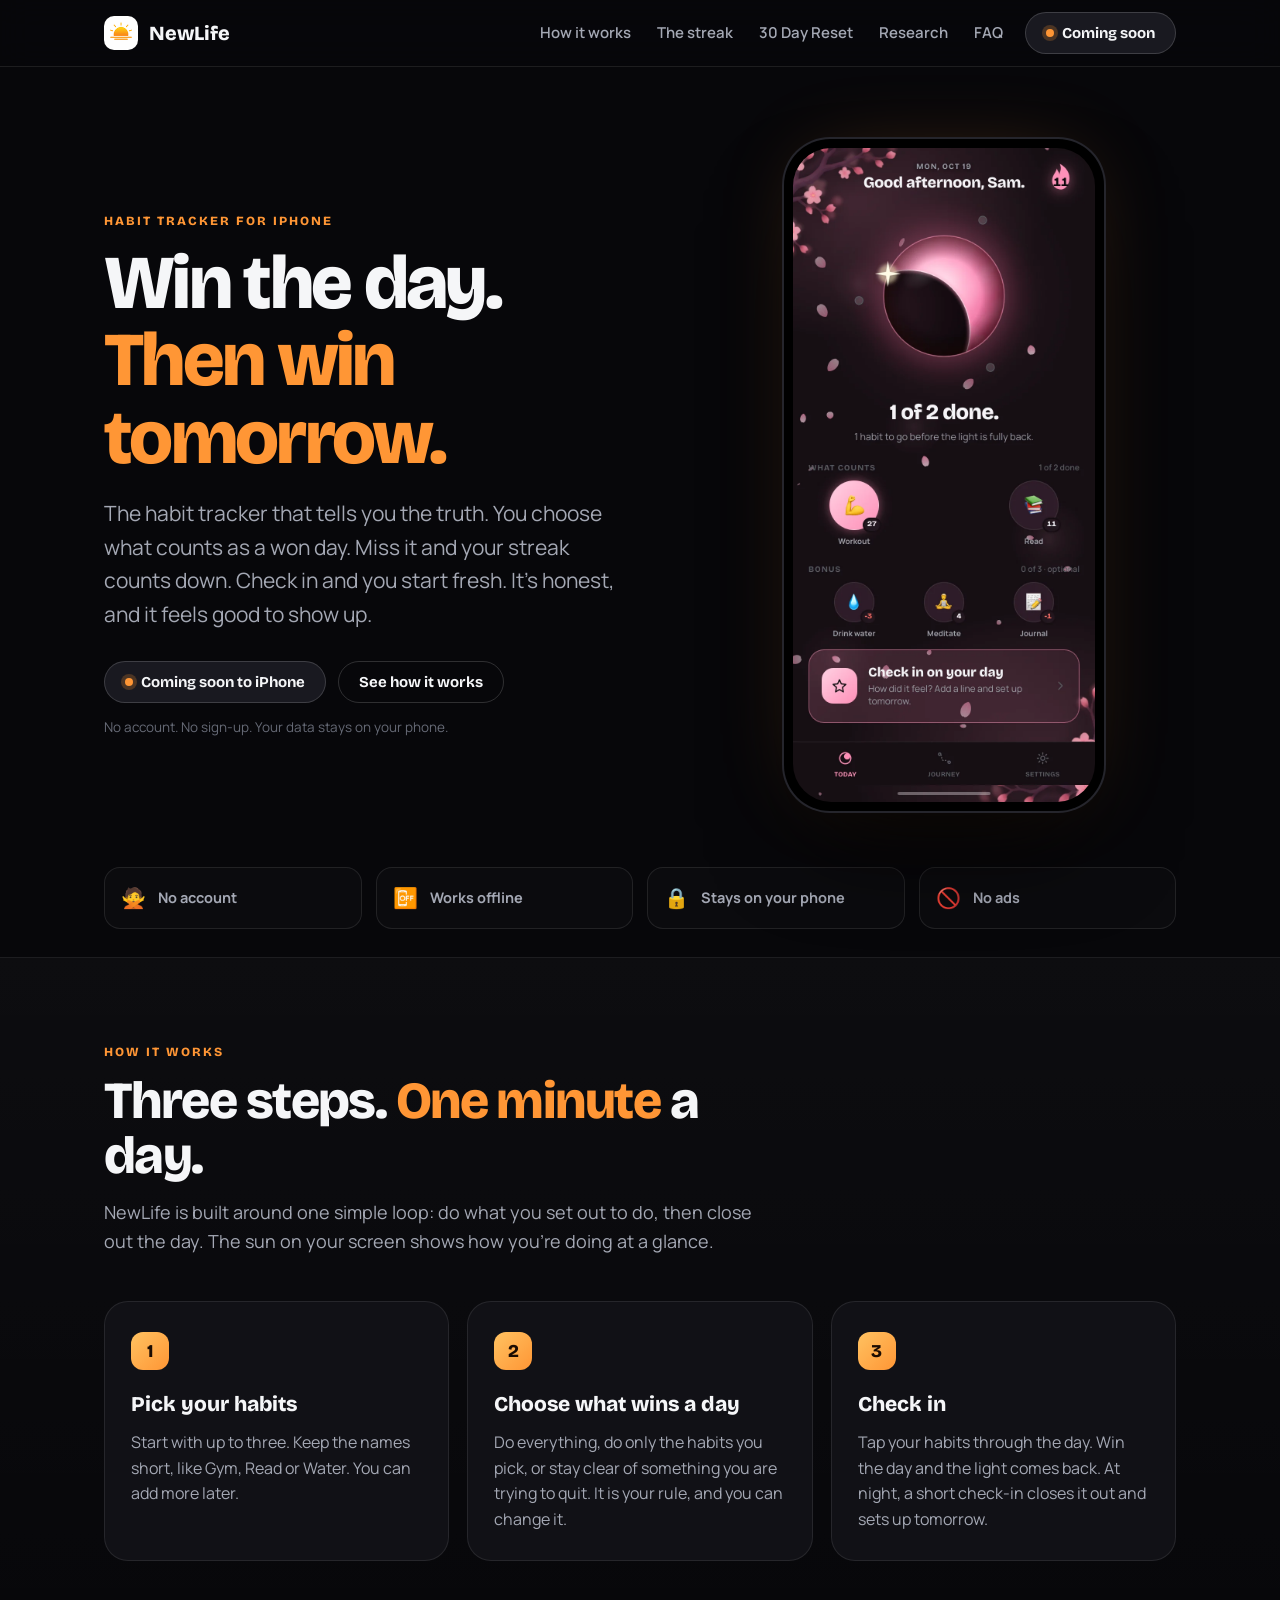
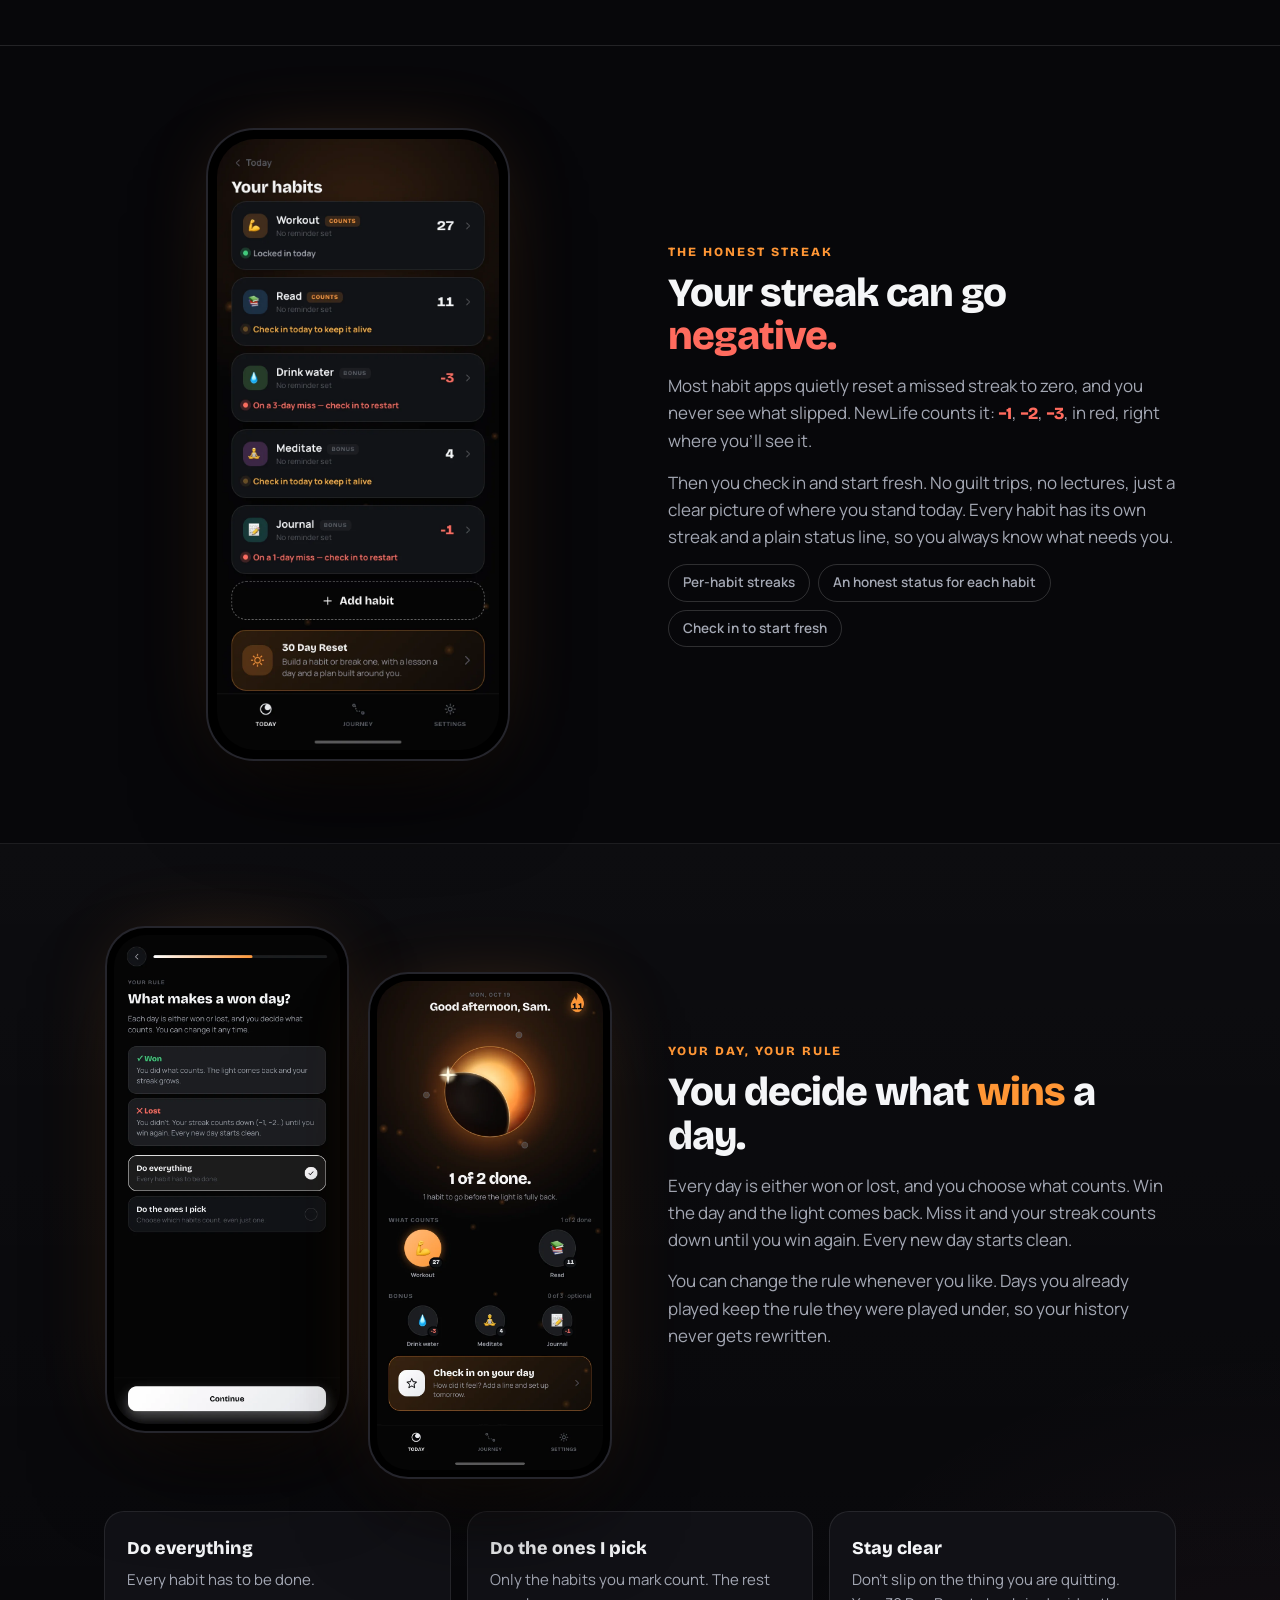
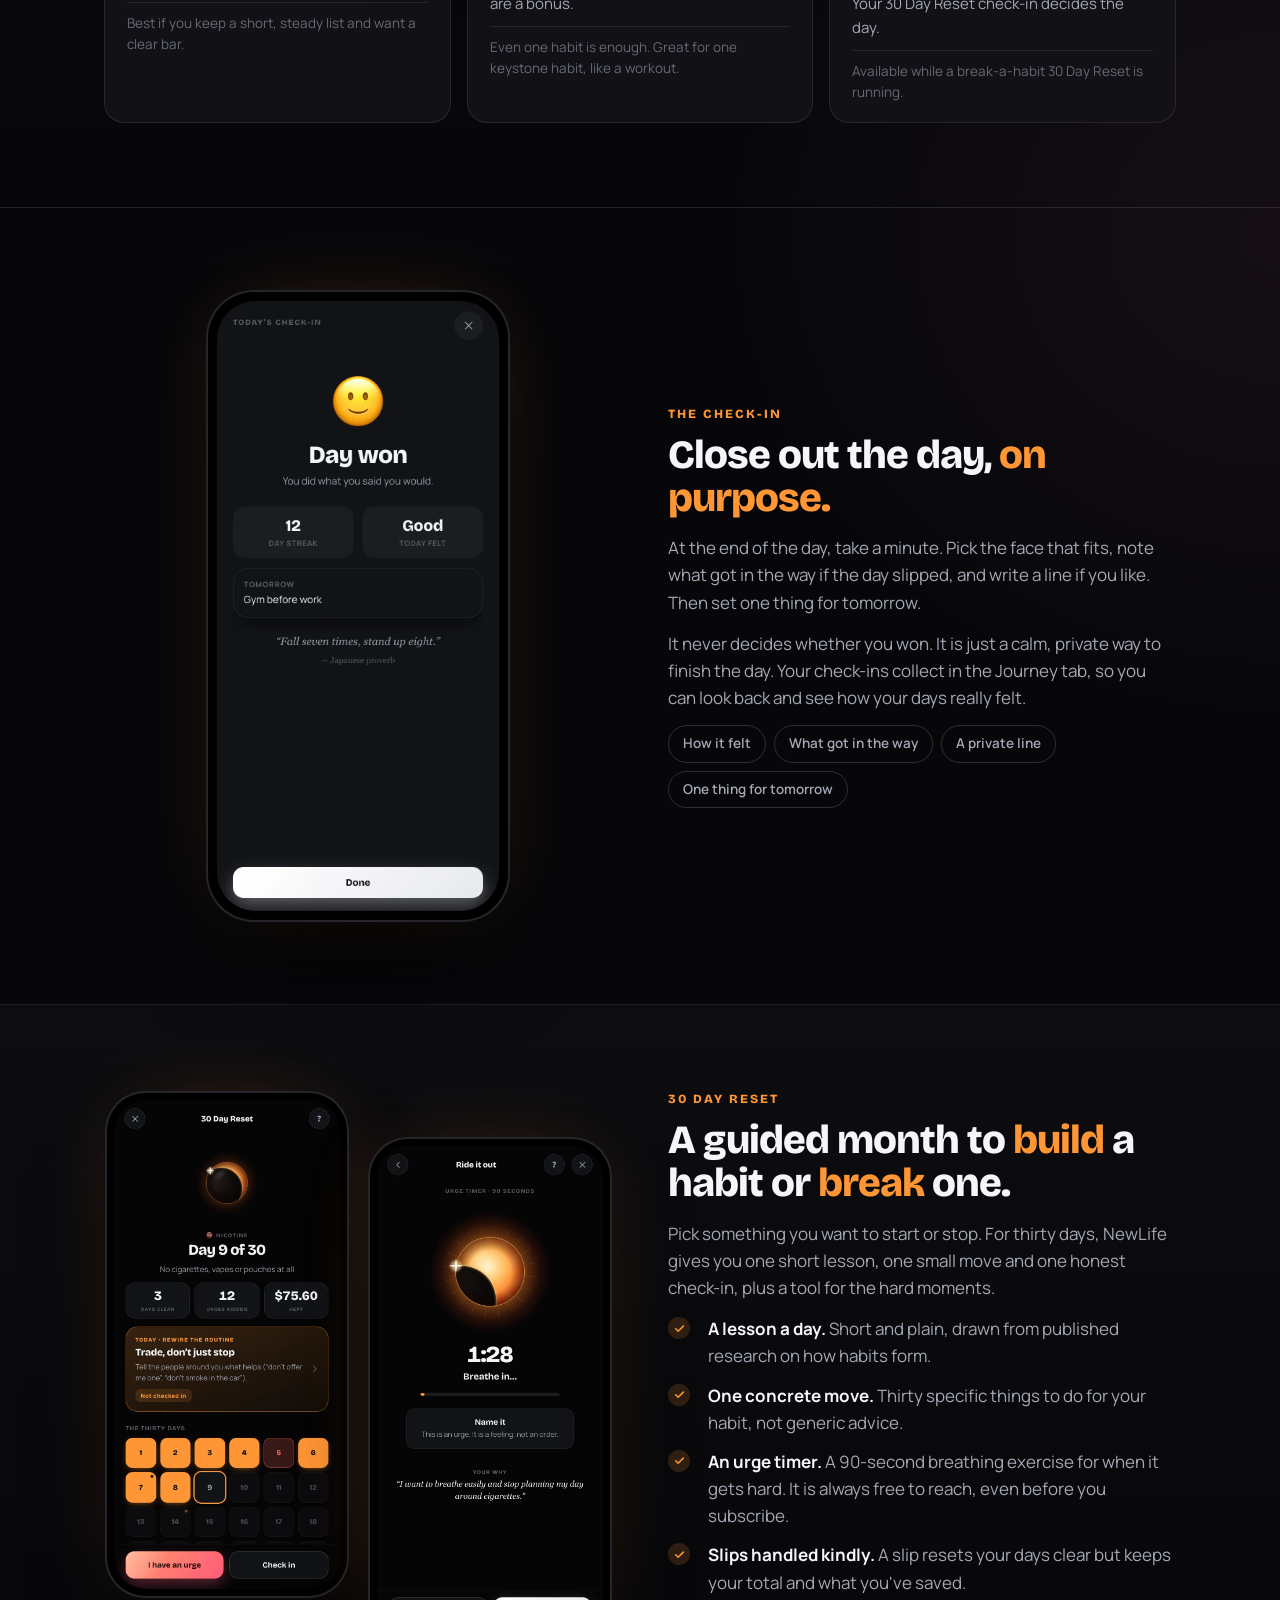
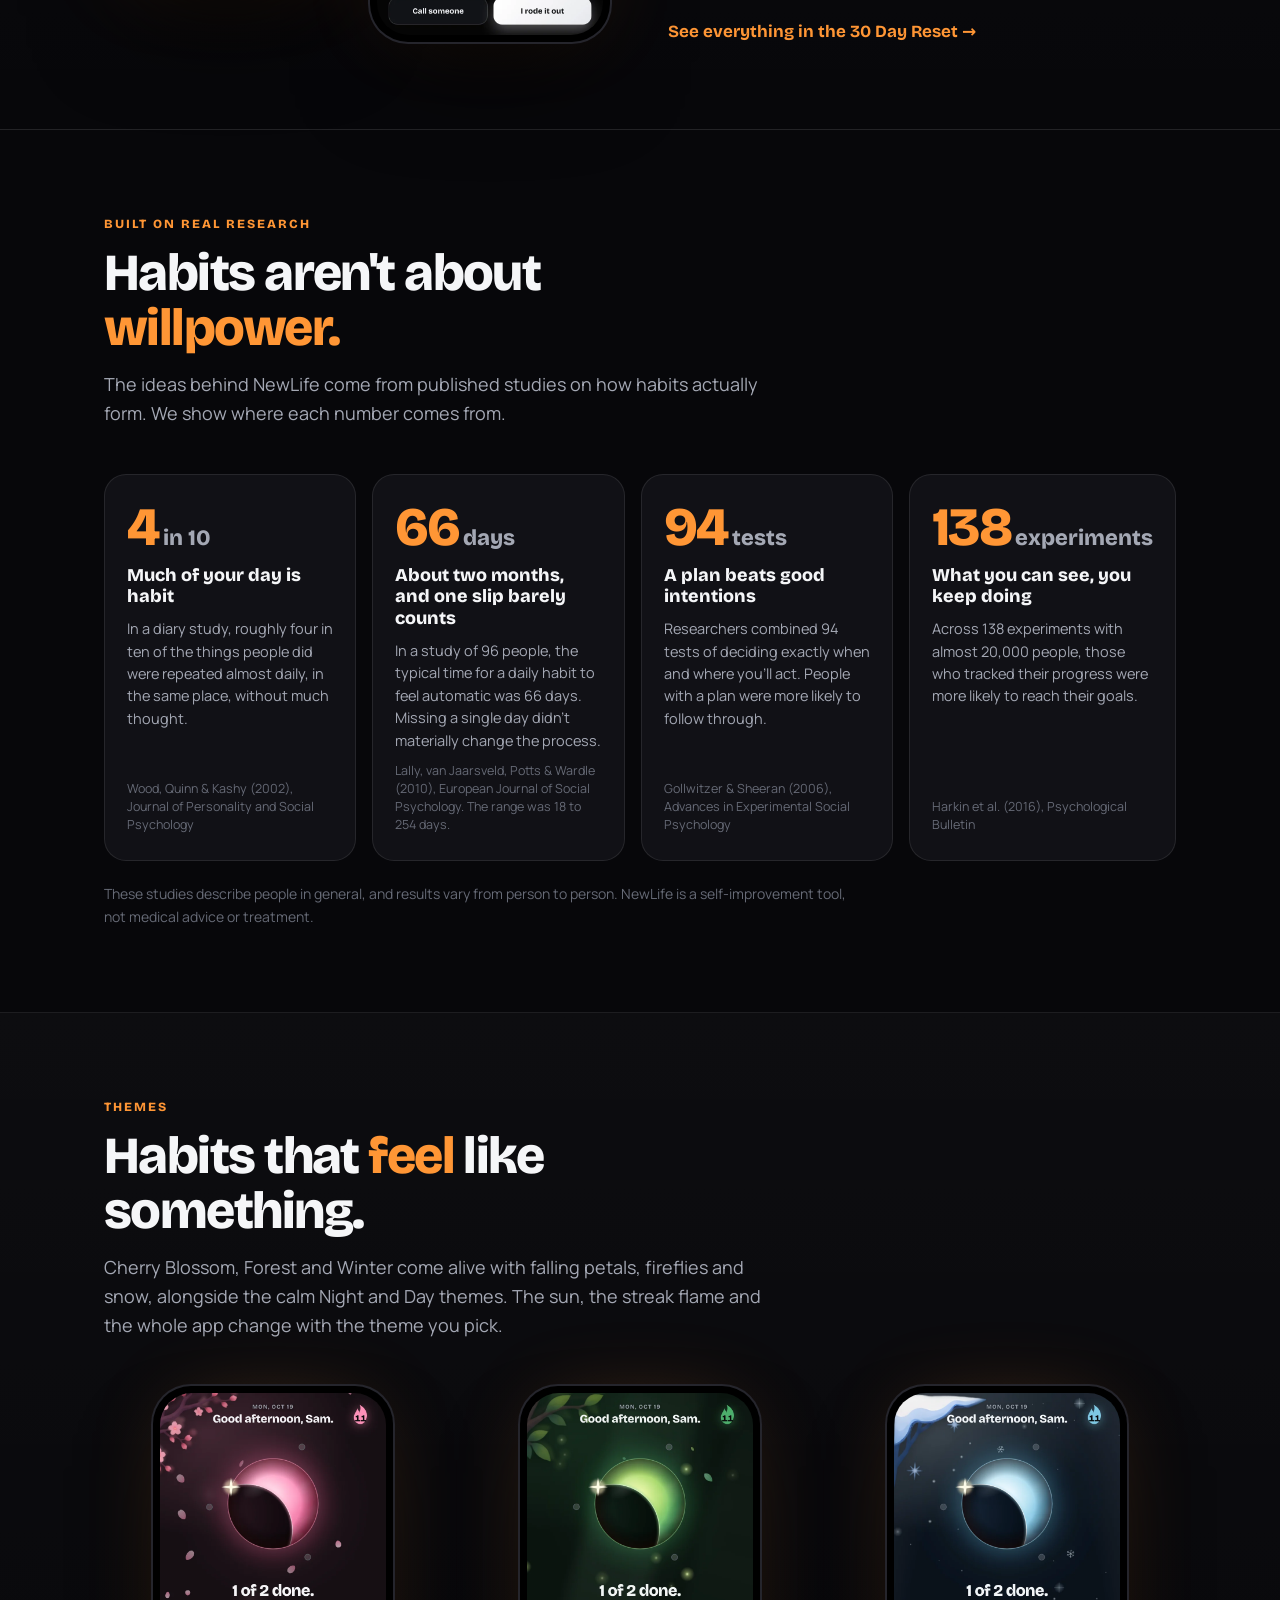
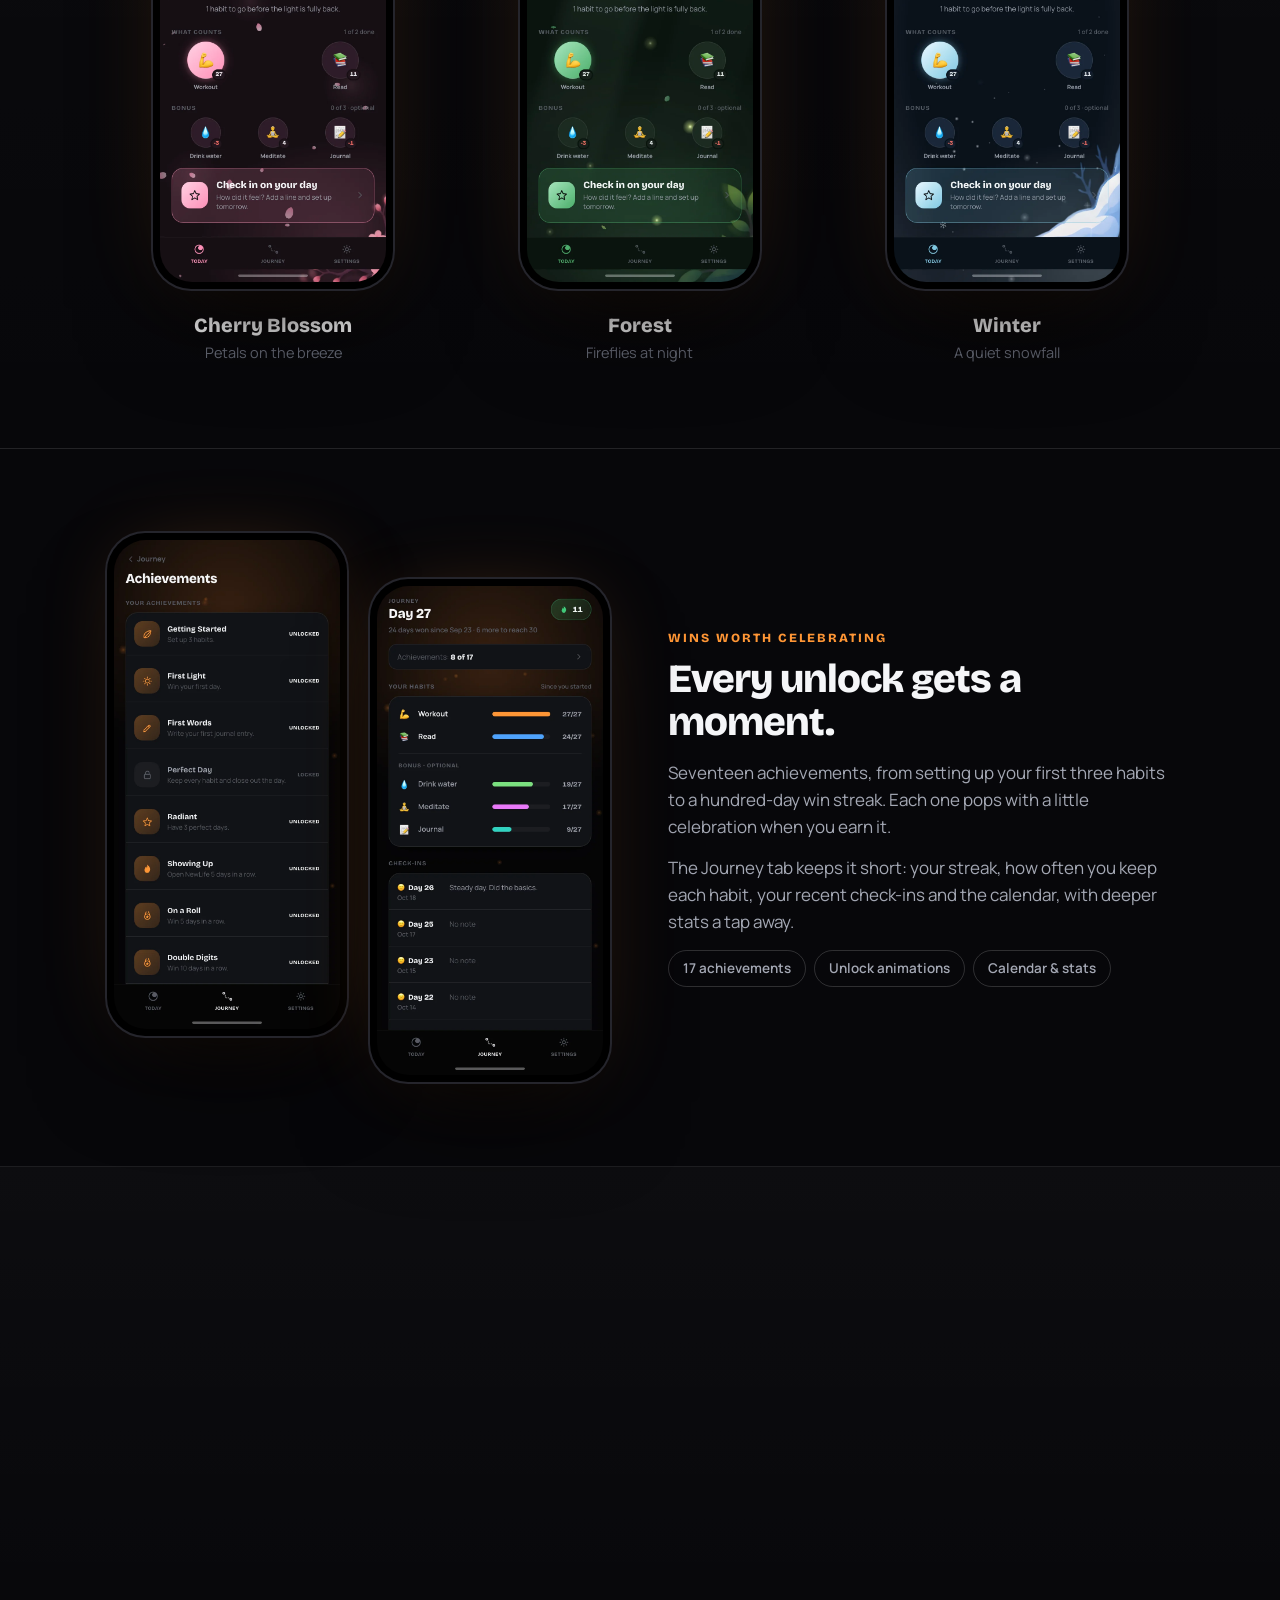
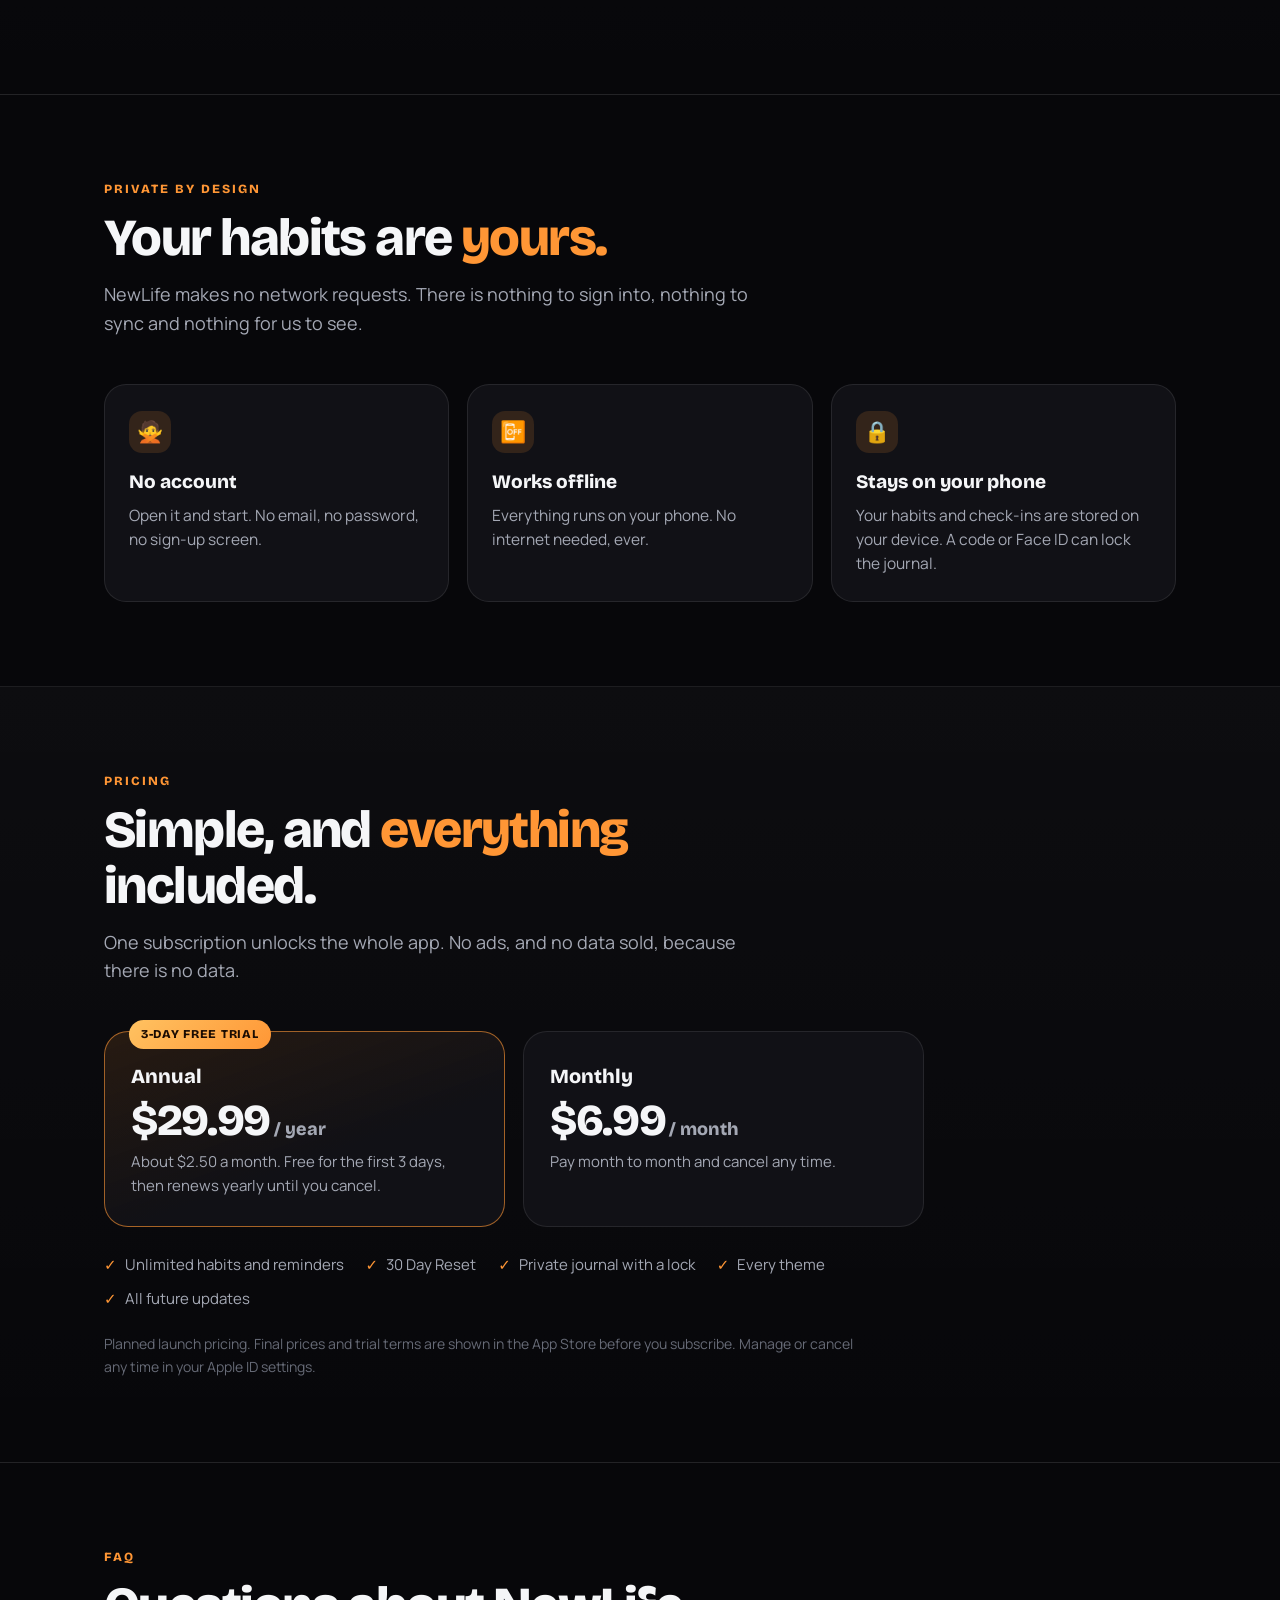
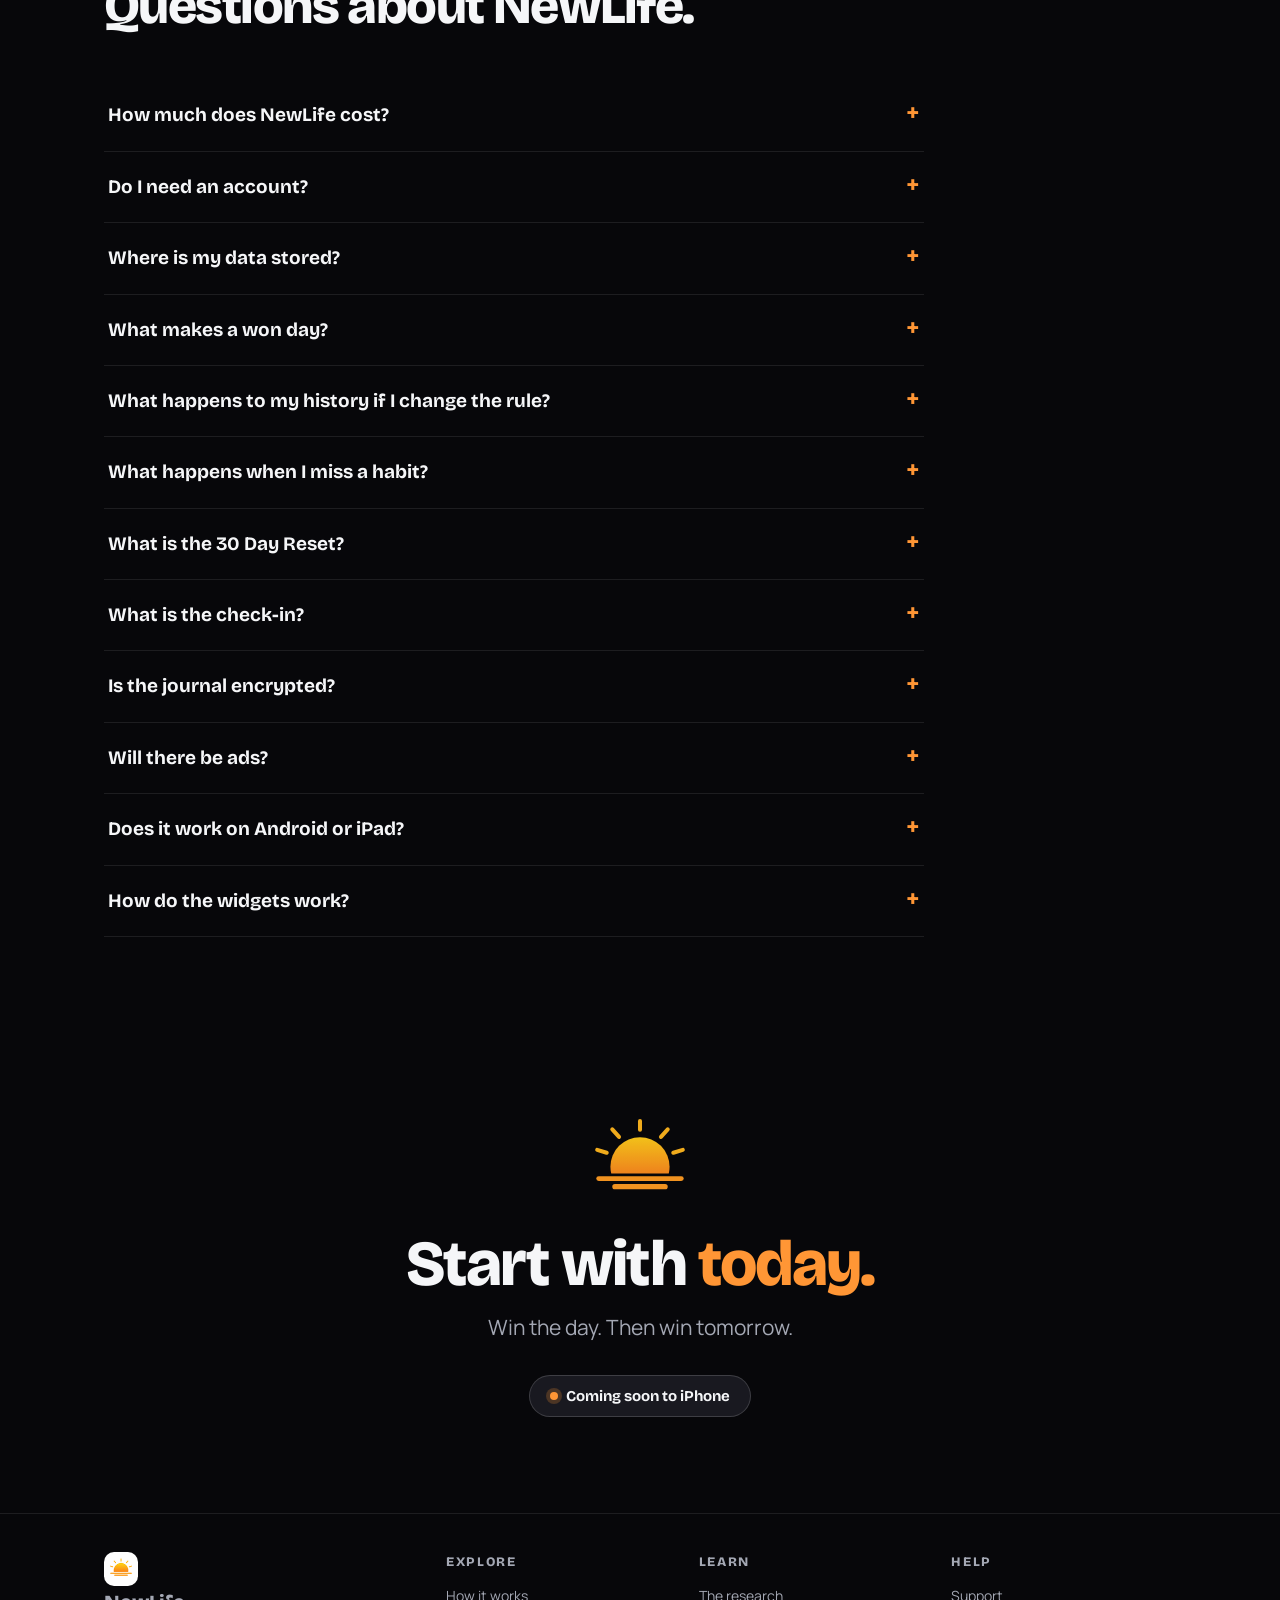
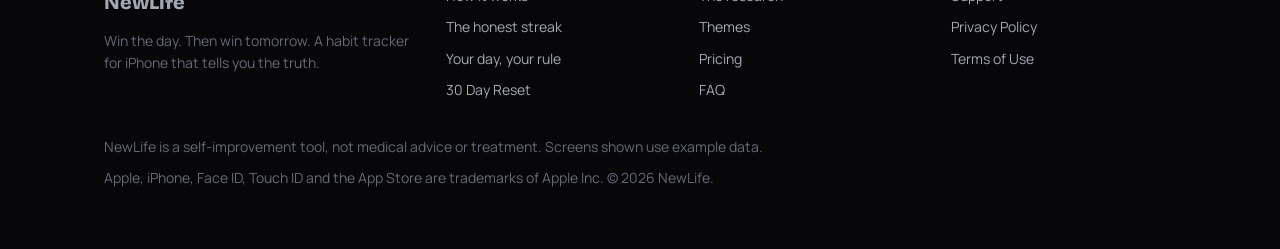
<file: index.html>
<!doctype html>
<html lang="en">
<head>
<meta charset="utf-8">
<meta name="viewport" content="width=device-width, initial-scale=1">
<title>NewLife – Win the Day | Habit Tracker for iPhone</title>
<meta name="description" content="NewLife is a habit tracker that tells you the truth. You choose what wins a day, a missed day counts down, and a check-in starts you fresh. Themes, widgets, a 30 Day Reset, and no account needed.">
<meta name="theme-color" content="#07070a">
<link rel="icon" type="image/png" href="img/icon-64.png">
<link rel="apple-touch-icon" href="img/icon-180.png">
<meta property="og:title" content="NewLife – Win the Day">
<meta property="og:description" content="The habit tracker that tells you the truth. You choose what wins a day. Streaks that can go negative, a nightly check-in, a 30 Day Reset, widgets, and no account.">
<meta property="og:type" content="website">
<link rel="canonical" href="https://newlifeapp.github.io/newlife-site/">
<meta property="og:url" content="https://newlifeapp.github.io/newlife-site/">
<meta property="og:image" content="https://newlifeapp.github.io/newlife-site/img/og.png">
<meta name="twitter:card" content="summary_large_image">
<meta name="twitter:image" content="https://newlifeapp.github.io/newlife-site/img/og.png">
<link rel="stylesheet" href="site.css">
<link rel="preload" href="fonts/bricolage-grotesque-latin-standard-normal.woff2" as="font" type="font/woff2" crossorigin>
</head>
<body>
<header class="top">
  <div class="wrap nav">
    <a class="brand" href="index.html"><img src="img/icon-64.png" alt="" width="34" height="34">NewLife</a>
    <nav class="links" aria-label="Sections">
      <a href="index.html#how">How it works</a>
      <a href="index.html#truth">The streak</a>
      <a href="reset.html">30 Day Reset</a>
      <a href="index.html#research">Research</a>
      <a href="index.html#faq">FAQ</a>
    </nav>
    <span class="pill soon" aria-label="Coming soon to iPhone"><i></i>Coming soon</span>
  </div>
</header>
<main id="top">
<div class="wrap">
  <div class="hero">
    <div>
      <div class="eyebrow">Habit tracker for iPhone</div>
      <h1>Win the day.<br><em>Then win tomorrow.</em></h1>
      <p class="lead">The habit tracker that tells you the truth. You choose what counts as a won day. Miss it and your streak counts down. Check in and you start fresh. It's honest, and it feels good to show up.</p>
      <div class="cta">
        <span class="pill soon"><i></i>Coming soon to iPhone</span>
        <a class="pill ghost" href="#how">See how it works</a>
      </div>
      <p class="note">No account. No sign-up. Your data stays on your phone.</p>
    </div>
    <div class="rv">
      <div class="phone">
        <video id="heroVideo" src="hero.mp4" poster="img/home-blossom.webp" autoplay muted loop playsinline preload="auto" aria-label="NewLife Today screen switching between the Cherry Blossom, Forest and Winter themes"></video>
      </div>
    </div>
  </div>
  <div class="trustbar rv">
    <div><i>🙅</i>No account</div><div><i>📴</i>Works offline</div><div><i>🔒</i>Stays on your phone</div><div><i>🚫</i>No ads</div>
  </div>
</div>

<!-- How it works -->
<section id="how" class="band">
  <div class="wrap">
    <div class="sec-head rv">
      <div class="eyebrow">How it works</div>
      <h2>Three steps. <em>One minute</em> a day.</h2>
      <p>NewLife is built around one simple loop: do what you set out to do, then close out the day. The sun on your screen shows how you're doing at a glance.</p>
    </div>
    <div class="steps">
      <div class="step rv"><h4>Pick your habits</h4><p>Start with up to three. Keep the names short, like Gym, Read or Water. You can add more later.</p></div>
      <div class="step rv"><h4>Choose what wins a day</h4><p>Do everything, do only the habits you pick, or stay clear of something you are trying to quit. It is your rule, and you can change it.</p></div>
      <div class="step rv"><h4>Check in</h4><p>Tap your habits through the day. Win the day and the light comes back. At night, a short check-in closes it out and sets up tomorrow.</p></div>
    </div>
  </div>
</section>

<!-- The honest streak -->
<section id="truth">
  <div class="wrap split">
    <div class="rv"><div class="phone"><img src="img/habits.webp" alt="NewLife habits list showing Drink water at minus 3 in red with the status 'On a 3-day miss'" loading="lazy"></div></div>
    <div class="copy rv">
      <div class="eyebrow">The honest streak</div>
      <h3>Your streak can go <em class="neg" style="color:var(--loss)">negative.</em></h3>
      <p>Most habit apps quietly reset a missed streak to zero, and you never see what slipped. NewLife counts it: <span class="neg">−1</span>, <span class="neg">−2</span>, <span class="neg">−3</span>, in red, right where you'll see it.</p>
      <p>Then you check in and start fresh. No guilt trips, no lectures, just a clear picture of where you stand today. Every habit has its own streak and a plain status line, so you always know what needs you.</p>
      <div class="chips"><span class="chip">Per-habit streaks</span><span class="chip">An honest status for each habit</span><span class="chip">Check in to start fresh</span></div>
    </div>
  </div>
</section>

<!-- Your day, your rule -->
<section id="day" class="band">
  <div class="wrap">
    <div class="split flip">
      <div class="rv"><div class="duo"><div class="phone sm"><img src="img/onb-rule.webp" alt="NewLife asking what makes a won day, with options to do everything or only the habits you pick" loading="lazy"></div><div class="phone sm"><img src="img/home-dark.webp" alt="NewLife Today screen with the sun, the habits that count and a check-in card" loading="lazy"></div></div></div>
      <div class="copy rv">
        <div class="eyebrow">Your day, your rule</div>
        <h3>You decide what <em>wins</em> a day.</h3>
        <p>Every day is either won or lost, and you choose what counts. Win the day and the light comes back. Miss it and your streak counts down until you win again. Every new day starts clean.</p>
        <p>You can change the rule whenever you like. Days you already played keep the rule they were played under, so your history never gets rewritten.</p>
      </div>
    </div>
    <div class="rules">
      <div class="rule rv"><b>Do everything</b><p>Every habit has to be done.</p><small>Best if you keep a short, steady list and want a clear bar.</small></div>
      <div class="rule rv"><b>Do the ones I pick</b><p>Only the habits you mark count. The rest are a bonus.</p><small>Even one habit is enough. Great for one keystone habit, like a workout.</small></div>
      <div class="rule rv"><b>Stay clear</b><p>Don't slip on the thing you are quitting. Your 30 Day Reset check-in decides the day.</p><small>Available while a break-a-habit 30 Day Reset is running.</small></div>
    </div>
  </div>
</section>

<!-- The check-in -->
<section id="checkin">
  <div class="wrap split">
    <div class="rv"><div class="phone"><img src="img/checkin.webp" alt="NewLife check-in summary: Day won, with the streak, how the day felt and one thing for tomorrow" loading="lazy"></div></div>
    <div class="copy rv">
      <div class="eyebrow">The check-in</div>
      <h3>Close out the day, <em>on purpose.</em></h3>
      <p>At the end of the day, take a minute. Pick the face that fits, note what got in the way if the day slipped, and write a line if you like. Then set one thing for tomorrow.</p>
      <p>It never decides whether you won. It is just a calm, private way to finish the day. Your check-ins collect in the Journey tab, so you can look back and see how your days really felt.</p>
      <div class="chips"><span class="chip">How it felt</span><span class="chip">What got in the way</span><span class="chip">A private line</span><span class="chip">One thing for tomorrow</span></div>
    </div>
  </div>
</section>

<!-- 30 Day Reset -->
<section id="reset" class="band">
  <div class="wrap split flip">
    <div class="rv"><div class="duo"><div class="phone sm"><img src="img/reset-plan.webp" alt="NewLife 30 Day Reset plan showing Day 9 of 30, days clear, urges ridden and the thirty days grid" loading="lazy"></div><div class="phone sm"><img src="img/reset-urge.webp" alt="NewLife urge timer with a breathing sun and a 90 second countdown" loading="lazy"></div></div></div>
    <div class="copy rv">
      <div class="eyebrow">30 Day Reset</div>
      <h3>A guided month to <em>build</em> a habit or <em>break</em> one.</h3>
      <p>Pick something you want to start or stop. For thirty days, NewLife gives you one short lesson, one small move and one honest check-in, plus a tool for the hard moments.</p>
      <ul class="bullets">
        <li><span><b>A lesson a day.</b> Short and plain, drawn from published research on how habits form.</span></li>
        <li><span><b>One concrete move.</b> Thirty specific things to do for your habit, not generic advice.</span></li>
        <li><span><b>An urge timer.</b> A 90-second breathing exercise for when it gets hard. It is always free to reach, even before you subscribe.</span></li>
        <li><span><b>Slips handled kindly.</b> A slip resets your days clear but keeps your total and what you've saved.</span></li>
      </ul>
      <a class="textlink" href="reset.html">See everything in the 30 Day Reset &rarr;</a>
    </div>
  </div>
</section>

<!-- Research -->
<section id="research">
  <div class="wrap">
    <div class="sec-head rv">
      <div class="eyebrow">Built on real research</div>
      <h2>Habits aren't about <em>willpower.</em></h2>
      <p>The ideas behind NewLife come from published studies on how habits actually form. We show where each number comes from.</p>
    </div>
    <div class="stats">
      <div class="stat rv"><div class="n">4<small>in 10</small></div><h4>Much of your day is habit</h4><p>In a diary study, roughly four in ten of the things people did were repeated almost daily, in the same place, without much thought.</p><cite>Wood, Quinn &amp; Kashy (2002), Journal of Personality and Social Psychology</cite></div>
      <div class="stat rv"><div class="n">66<small>days</small></div><h4>About two months, and one slip barely counts</h4><p>In a study of 96 people, the typical time for a daily habit to feel automatic was 66 days. Missing a single day didn't materially change the process.</p><cite>Lally, van Jaarsveld, Potts &amp; Wardle (2010), European Journal of Social Psychology. The range was 18 to 254 days.</cite></div>
      <div class="stat rv"><div class="n">94<small>tests</small></div><h4>A plan beats good intentions</h4><p>Researchers combined 94 tests of deciding exactly when and where you'll act. People with a plan were more likely to follow through.</p><cite>Gollwitzer &amp; Sheeran (2006), Advances in Experimental Social Psychology</cite></div>
      <div class="stat rv"><div class="n">138<small>experiments</small></div><h4>What you can see, you keep doing</h4><p>Across 138 experiments with almost 20,000 people, those who tracked their progress were more likely to reach their goals.</p><cite>Harkin et al. (2016), Psychological Bulletin</cite></div>
    </div>
    <p class="fine rv">These studies describe people in general, and results vary from person to person. NewLife is a self-improvement tool, not medical advice or treatment.</p>
  </div>
</section>

<!-- Themes -->
<section id="themes" class="band">
  <div class="wrap">
    <div class="sec-head rv">
      <div class="eyebrow">Themes</div>
      <h2>Habits that <em>feel</em> like something.</h2>
      <p>Cherry Blossom, Forest and Winter come alive with falling petals, fireflies and snow, alongside the calm Night and Day themes. The sun, the streak flame and the whole app change with the theme you pick.</p>
    </div>
    <div class="grid3">
      <div class="theme rv"><div class="phone sm"><img src="img/home-blossom.webp" alt="Cherry Blossom theme" loading="lazy"></div><h4>Cherry Blossom</h4><p>Petals on the breeze</p></div>
      <div class="theme rv"><div class="phone sm"><img src="img/home-forest.webp" alt="Forest theme" loading="lazy"></div><h4>Forest</h4><p>Fireflies at night</p></div>
      <div class="theme rv"><div class="phone sm"><img src="img/home-winter.webp" alt="Winter theme" loading="lazy"></div><h4>Winter</h4><p>A quiet snowfall</p></div>
    </div>
  </div>
</section>

<!-- Achievements + Journey -->
<section>
  <div class="wrap split">
    <div class="rv" style="display:flex;gap:18px;justify-content:center;align-items:flex-start;">
      <div class="phone sm"><img src="img/achievements.webp" alt="NewLife achievements list" loading="lazy"></div>
      <div class="phone sm" style="margin-top:46px"><img src="img/journey.webp" alt="NewLife Journey tab with habits kept and recent check-ins" loading="lazy"></div>
    </div>
    <div class="copy rv">
      <div class="eyebrow">Wins worth celebrating</div>
      <h3>Every unlock gets a moment.</h3>
      <p>Seventeen achievements, from setting up your first three habits to a hundred-day win streak. Each one pops with a little celebration when you earn it.</p>
      <p>The Journey tab keeps it short: your streak, how often you keep each habit, your recent check-ins and the calendar, with deeper stats a tap away.</p>
      <div class="chips"><span class="chip">17 achievements</span><span class="chip">Unlock animations</span><span class="chip">Calendar &amp; stats</span></div>
    </div>
  </div>
</section>

<!-- Widgets -->
<section class="band">
  <div class="wrap split flip">
    <div class="rv">
      <div class="widgets" aria-label="Illustration of the NewLife Home Screen widgets">
        <div class="w-small"><div class="fl">🔥</div><b>34</b><span>DAY STREAK</span></div>
        <div class="w-med"><div class="t">TODAY'S HABITS</div>
          <div class="r">💪 Workout<i>✔</i></div><div class="r">📚 Read<i>✔</i></div><div class="r">🧘 Meditate<i class="no">○</i></div>
        </div>
      </div>
    </div>
    <div class="copy rv">
      <div class="eyebrow">Part of your day</div>
      <h3>On your Home Screen, not in your way.</h3>
      <p>Four widgets, including one for the Lock Screen: your streak, today's habits, today's light and your 30 Day Reset. See where you stand every time you unlock your phone, without opening anything.</p>
      <p>Optional reminders for each habit, plus a nudge if you haven't checked in by the end of the day.</p>
      <div class="chips"><span class="chip">Streak</span><span class="chip">Today's habits</span><span class="chip">Today's light</span><span class="chip">30 Day Reset</span></div>
    </div>
  </div>
</section>

<!-- Privacy -->
<section id="private">
  <div class="wrap">
    <div class="sec-head rv"><div class="eyebrow">Private by design</div><h2>Your habits are <em>yours.</em></h2><p>NewLife makes no network requests. There is nothing to sign into, nothing to sync and nothing for us to see.</p></div>
    <div class="cards">
      <div class="card rv"><div class="ic">🙅</div><h4>No account</h4><p>Open it and start. No email, no password, no sign-up screen.</p></div>
      <div class="card rv"><div class="ic">📴</div><h4>Works offline</h4><p>Everything runs on your phone. No internet needed, ever.</p></div>
      <div class="card rv"><div class="ic">🔒</div><h4>Stays on your phone</h4><p>Your habits and check-ins are stored on your device. A code or Face ID can lock the journal.</p></div>
    </div>
  </div>
</section>

<!-- Pricing -->
<section id="pricing" class="band">
  <div class="wrap">
    <div class="sec-head rv"><div class="eyebrow">Pricing</div><h2>Simple, and <em>everything</em> included.</h2><p>One subscription unlocks the whole app. No ads, and no data sold, because there is no data.</p></div>
    <div class="priceGrid">
      <div class="price best rv"><span class="tag">3-DAY FREE TRIAL</span><h4>Annual</h4><div class="amt">$29.99<small> / year</small></div><p>About $2.50 a month. Free for the first 3 days, then renews yearly until you cancel.</p></div>
      <div class="price rv"><h4>Monthly</h4><div class="amt">$6.99<small> / month</small></div><p>Pay month to month and cancel any time.</p></div>
    </div>
    <div class="included rv"><span>Unlimited habits and reminders</span><span>30 Day Reset</span><span>Private journal with a lock</span><span>Every theme</span><span>All future updates</span></div>
    <p class="fine rv">Planned launch pricing. Final prices and trial terms are shown in the App Store before you subscribe. Manage or cancel any time in your Apple ID settings.</p>
  </div>
</section>

<!-- FAQ -->
<section id="faq">
  <div class="wrap">
    <div class="sec-head rv"><div class="eyebrow">FAQ</div><h2>Questions about NewLife.</h2></div>
    <div class="faq rv">
      <details><summary>How much does NewLife cost?</summary><p>NewLife is a subscription app: planned launch pricing is $29.99 a year with a 3-day free trial, or $6.99 a month. Final prices and trial terms are shown in the App Store before you subscribe, and you can cancel any time in your Apple ID settings.</p></details>
      <details><summary>Do I need an account?</summary><p>No. There is no sign-up. NewLife works as soon as you open it.</p></details>
      <details><summary>Where is my data stored?</summary><p>On your iPhone. NewLife does not send your habits or journal anywhere. Because of that, deleting the app deletes your data, and syncing between devices is not available yet.</p></details>
      <details><summary>What makes a won day?</summary><p>You choose. Do everything: every habit has to be done. Do the ones I pick: only the habits you mark count, and the rest are a bonus. Or stay clear: your check-in on a 30 Day Reset to break a habit decides the day. You can change it any time in Settings.</p></details>
      <details><summary>What happens to my history if I change the rule?</summary><p>Nothing. A new rule starts today. Days you already played keep the rule they were played under, so past wins and losses stay as they were.</p></details>
      <details><summary>What happens when I miss a habit?</summary><p>Your streak goes negative and counts down for each missed day (−1, −2, −3…). Check in and it starts fresh. Nothing is hidden and nothing is judged.</p></details>
      <details><summary>What is the 30 Day Reset?</summary><p>An optional program to build a habit or break one: a short lesson and a small move each day, a daily check-in, and an urge timer when it gets hard. It is a self-guided plan, not medical advice or treatment. If you are struggling, please reach out to a professional or a helpline. <a href="reset.html" style="color:var(--brand)">Read more.</a></p></details>
      <details><summary>What is the check-in?</summary><p>A short flow at the end of the day: how the day felt, what got in the way if it slipped, a line for your journal, and one thing for tomorrow. It never decides whether you won the day.</p></details>
      <details><summary>Is the journal encrypted?</summary><p>The journal is protected by a lock code and optional Face ID or Touch ID, and it only exists on your phone. It works like a privacy screen for anyone who picks up your phone.</p></details>
      <details><summary>Will there be ads?</summary><p>No. NewLife has no ads and makes no network requests.</p></details>
      <details><summary>Does it work on Android or iPad?</summary><p>NewLife is made for iPhone. Other platforms may come later.</p></details>
      <details><summary>How do the widgets work?</summary><p>Press and hold your Home Screen, tap +, search for NewLife and add the streak, today's habits, today's light or 30 Day Reset widget. Open the app once and they will fill in.</p></details>
    </div>
  </div>
</section>

<section class="closing">
  <div class="wrap rv">
    <svg class="sunmark" viewBox="170 180 684 560" xmlns="http://www.w3.org/2000/svg" aria-hidden="true"><defs><linearGradient id="sg" x1="0" y1="330" x2="0" y2="600" gradientUnits="userSpaceOnUse"><stop offset="0" stop-color="#FFCB1A"/><stop offset="1" stop-color="#FB8A1E"/></linearGradient><clipPath id="sc"><rect x="0" y="0" width="1024" height="600"/></clipPath></defs><g stroke="#FDB41E" stroke-width="30" stroke-linecap="round"><line x1="512" y1="210" x2="512" y2="274"/><line x1="306" y1="272" x2="356" y2="328"/><line x1="718" y1="272" x2="668" y2="328"/><line x1="194" y1="424" x2="264" y2="446"/><line x1="830" y1="424" x2="760" y2="446"/></g><g clip-path="url(#sc)"><circle cx="512" cy="550" r="220" fill="url(#sg)"/></g><rect x="187" y="620" width="650" height="36" rx="18" fill="#FD9A22"/><rect x="306" y="679" width="412" height="38" rx="19" fill="#FD9A22"/></svg>
    <h2>Start with <em>today.</em></h2>
    <p class="lead" style="margin:0 auto;">Win the day. Then win tomorrow.</p>
    <div class="cta"><span class="pill soon"><i></i>Coming soon to iPhone</span></div>
  </div>
</section>
</main>
<footer>
  <div class="wrap">
    <div class="cols">
      <div><a class="brand" href="index.html" style="margin-bottom:12px;"><img src="img/icon-64.png" alt="" width="30" height="30">NewLife</a><p>Win the day. Then win tomorrow. A habit tracker for iPhone that tells you the truth.</p></div>
      <div><h5>Explore</h5><a href="index.html#how">How it works</a><a href="index.html#truth">The honest streak</a><a href="index.html#day">Your day, your rule</a><a href="reset.html">30 Day Reset</a></div>
      <div><h5>Learn</h5><a href="index.html#research">The research</a><a href="index.html#themes">Themes</a><a href="index.html#pricing">Pricing</a><a href="index.html#faq">FAQ</a></div>
      <div><h5>Help</h5><a href="support.html">Support</a><a href="privacy.html">Privacy Policy</a><a href="terms.html">Terms of Use</a></div>
    </div>
    <p>NewLife is a self-improvement tool, not medical advice or treatment. Screens shown use example data.</p>
    <p>Apple, iPhone, Face ID, Touch ID and the App Store are trademarks of Apple Inc. &copy; 2026 NewLife.</p>
  </div>
</footer>
<script src="site.js"></script>
</body>
</html>
</file>
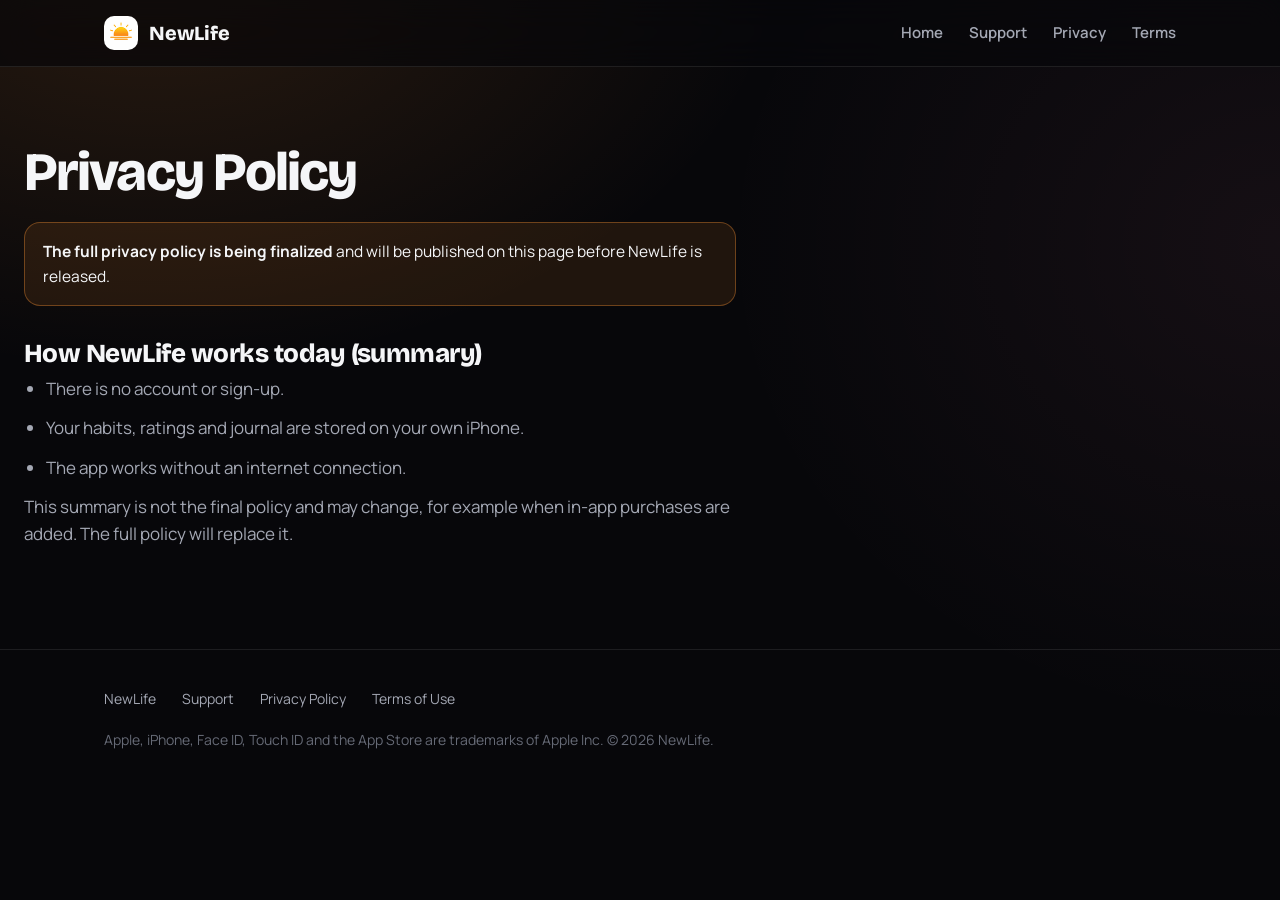
<file: privacy.html>
<!doctype html>
<html lang="en"><head><meta charset="utf-8"><meta name="viewport" content="width=device-width, initial-scale=1">
<title>Privacy Policy – NewLife</title><meta name="robots" content="index,follow">
<link rel="icon" type="image/png" href="img/icon-64.png"><link rel="apple-touch-icon" href="img/icon-180.png">
<link rel="stylesheet" href="site.css"></head><body>
<header class="top"><div class="wrap nav"><a class="brand" href="index.html"><img src="img/icon-64.png" alt="" width="34" height="34">NewLife</a>
<nav class="links"><a href="index.html">Home</a><a href="support.html">Support</a><a href="privacy.html">Privacy</a><a href="terms.html">Terms</a></nav></div></header>
<main class="page">
<h1>Privacy Policy</h1>
<div class="banner"><b>The full privacy policy is being finalized</b> and will be published on this page before NewLife is released.</div>
<h2>How NewLife works today (summary)</h2>
<ul>
<li>There is no account or sign-up.</li>
<li>Your habits, ratings and journal are stored on your own iPhone.</li>
<li>The app works without an internet connection.</li>
</ul>
<p>This summary is not the final policy and may change, for example when in-app purchases are added. The full policy will replace it.</p>
</main>
<footer><div class="wrap"><div class="row"><a href="index.html">NewLife</a><a href="support.html">Support</a><a href="privacy.html">Privacy Policy</a><a href="terms.html">Terms of Use</a></div>
<p>Apple, iPhone, Face ID, Touch ID and the App Store are trademarks of Apple Inc. &copy; 2026 NewLife.</p></div></footer></body></html>
</file>
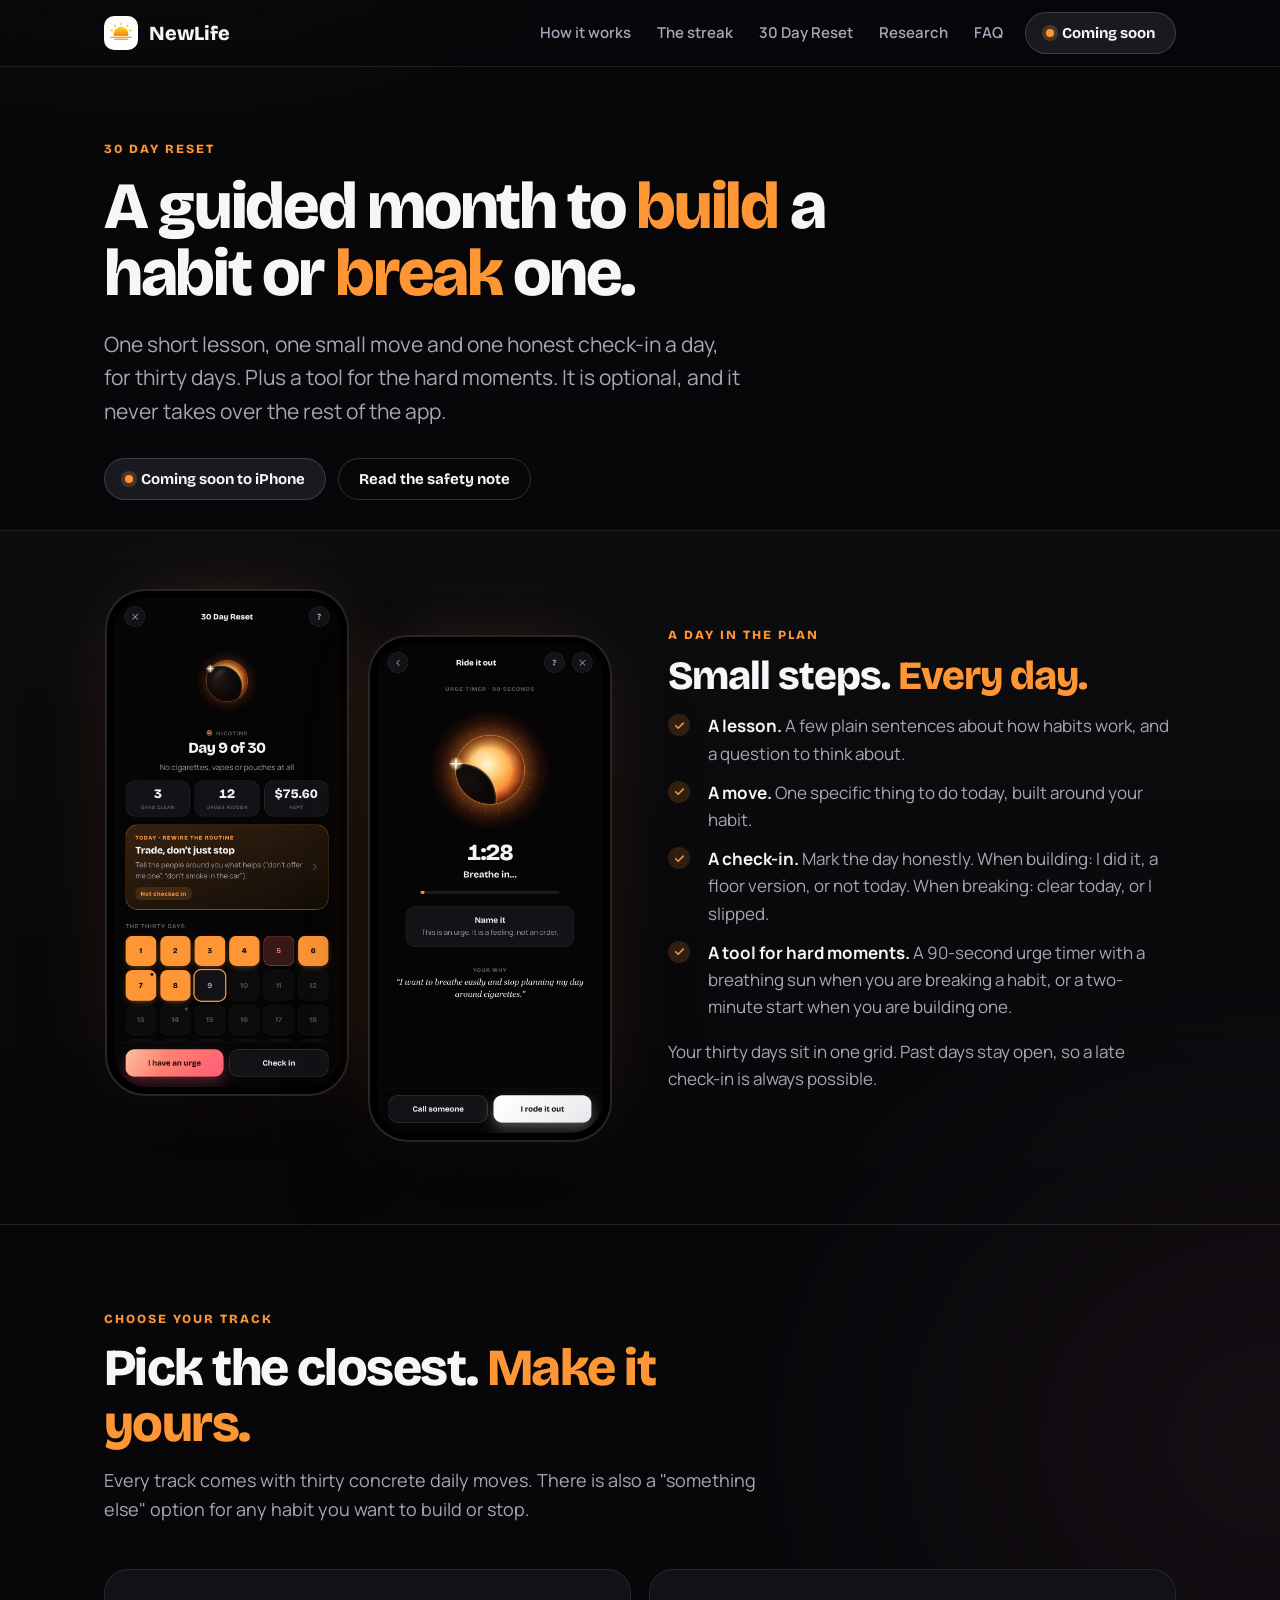
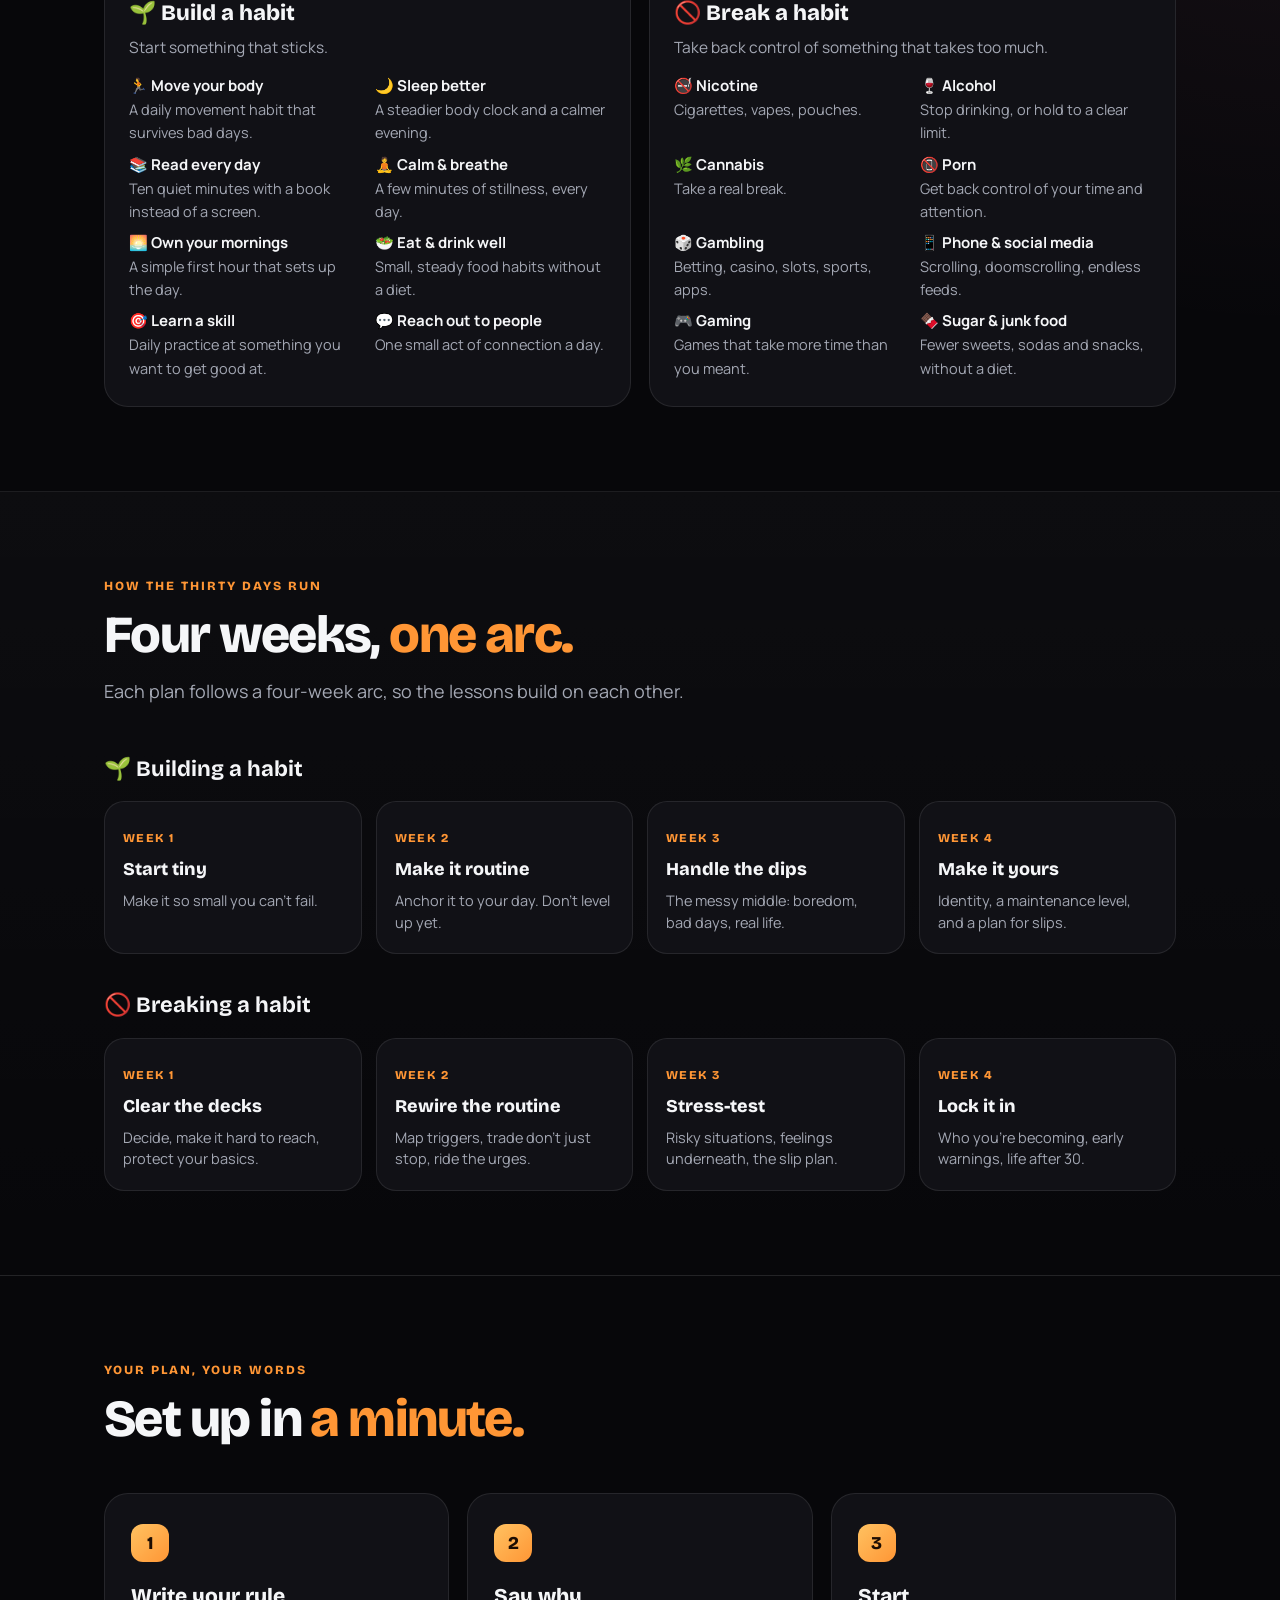
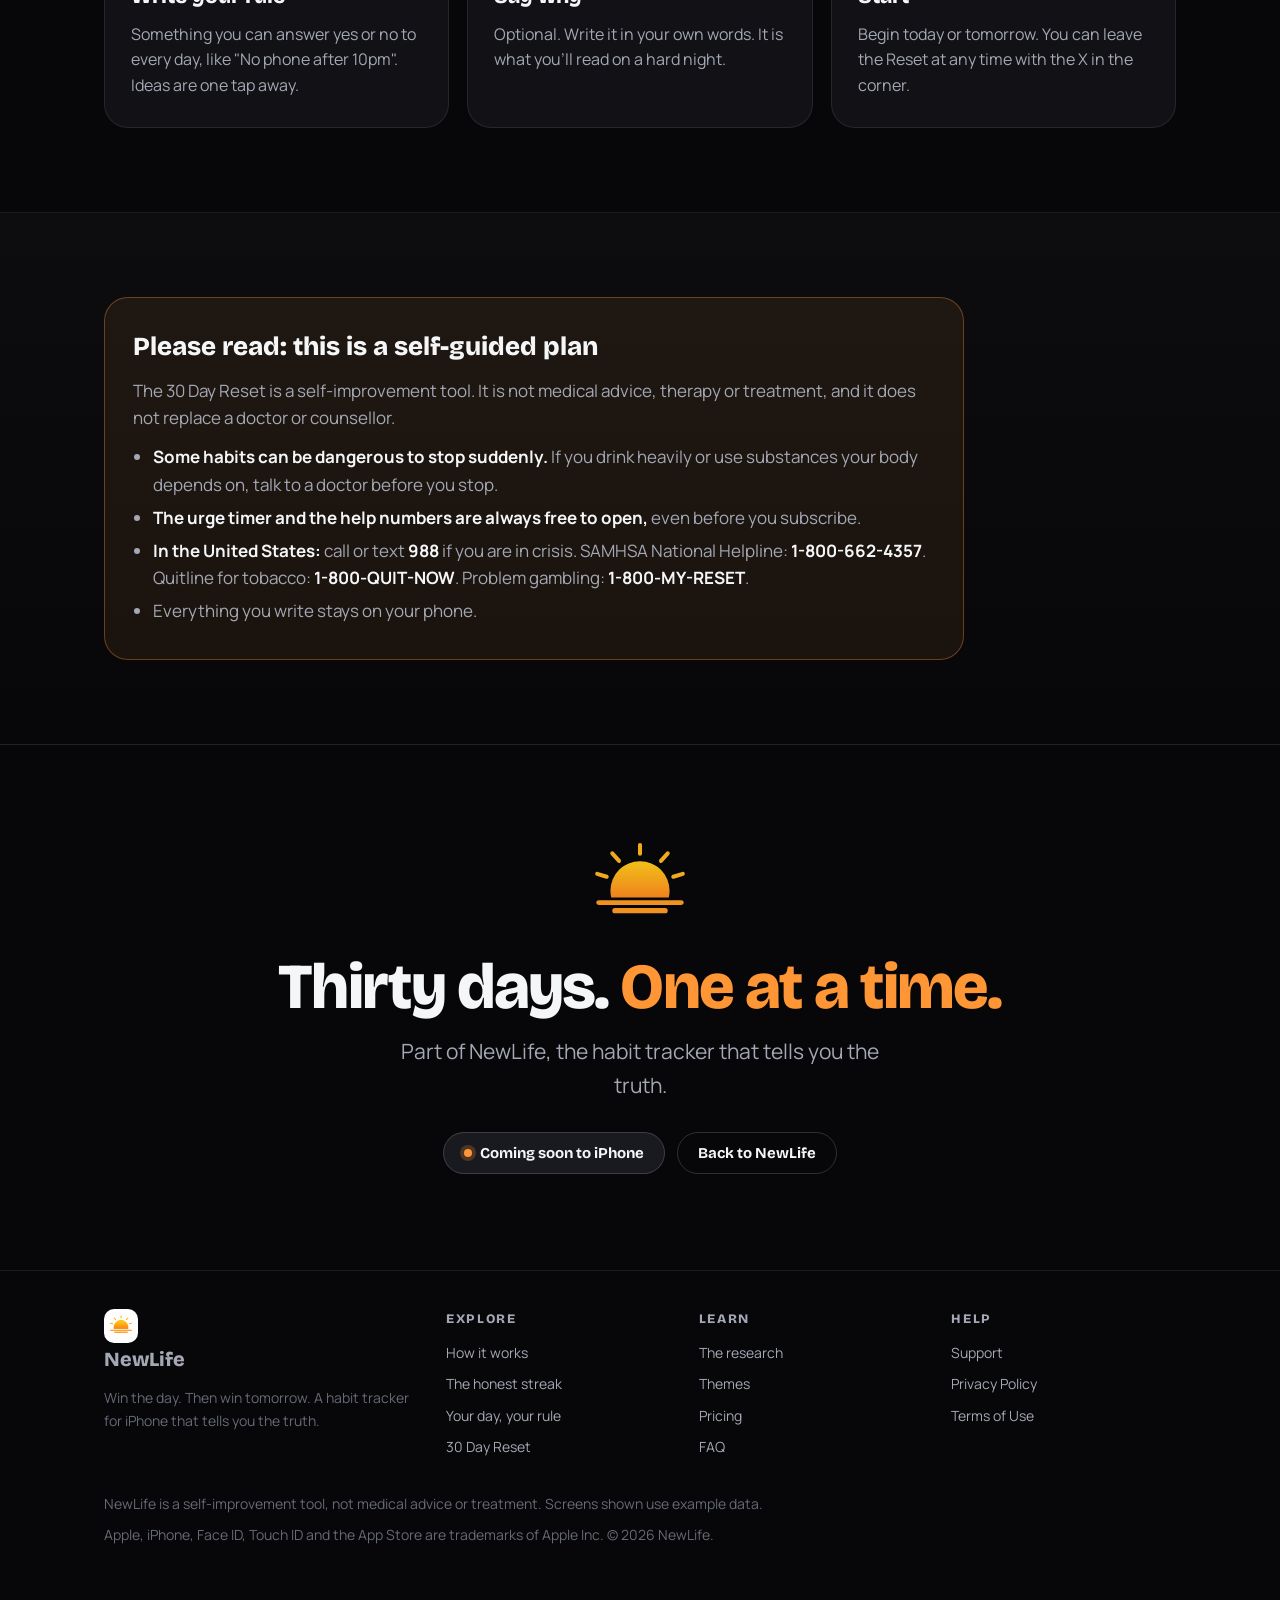
<file: reset.html>
<!doctype html>
<html lang="en">
<head>
<meta charset="utf-8">
<meta name="viewport" content="width=device-width, initial-scale=1">
<title>30 Day Reset – NewLife</title>
<meta name="description" content="The NewLife 30 Day Reset: a guided month to build a habit or break one, with a lesson, a small move and a check-in every day, and an urge timer for hard moments.">
<meta name="theme-color" content="#07070a">
<link rel="icon" type="image/png" href="img/icon-64.png">
<link rel="apple-touch-icon" href="img/icon-180.png">
<meta property="og:title" content="30 Day Reset – NewLife">
<meta property="og:description" content="A guided month to build a habit or break one. One lesson, one move and one honest check-in a day.">
<meta property="og:type" content="website">
<link rel="canonical" href="https://newlifeapp.github.io/newlife-site/reset.html">
<meta property="og:url" content="https://newlifeapp.github.io/newlife-site/reset.html">
<meta property="og:image" content="https://newlifeapp.github.io/newlife-site/img/og.png">
<meta name="twitter:card" content="summary_large_image">
<meta name="twitter:image" content="https://newlifeapp.github.io/newlife-site/img/og.png">
<link rel="stylesheet" href="site.css">
<link rel="preload" href="fonts/bricolage-grotesque-latin-standard-normal.woff2" as="font" type="font/woff2" crossorigin>
</head>
<body>
<header class="top">
  <div class="wrap nav">
    <a class="brand" href="index.html"><img src="img/icon-64.png" alt="" width="34" height="34">NewLife</a>
    <nav class="links" aria-label="Sections">
      <a href="index.html#how">How it works</a>
      <a href="index.html#truth">The streak</a>
      <a href="reset.html">30 Day Reset</a>
      <a href="index.html#research">Research</a>
      <a href="index.html#faq">FAQ</a>
    </nav>
    <span class="pill soon" aria-label="Coming soon to iPhone"><i></i>Coming soon</span>
  </div>
</header>
<main>
<div class="wrap">
  <div class="hero2">
    <div class="eyebrow">30 Day Reset</div>
    <h1>A guided month to <em>build</em> a habit or <em>break</em> one.</h1>
    <p class="lead" style="max-width:640px;">One short lesson, one small move and one honest check-in a day, for thirty days. Plus a tool for the hard moments. It is optional, and it never takes over the rest of the app.</p>
    <div class="cta"><span class="pill soon"><i></i>Coming soon to iPhone</span><a class="pill ghost" href="#safety">Read the safety note</a></div>
  </div>
</div>

<section class="band" style="padding-top:60px;">
  <div class="wrap split">
    <div class="rv"><div class="duo"><div class="phone sm"><img src="img/reset-plan.webp" alt="NewLife 30 Day Reset plan showing Day 9 of 30" loading="lazy"></div><div class="phone sm"><img src="img/reset-urge.webp" alt="NewLife urge timer with a breathing sun" loading="lazy"></div></div></div>
    <div class="copy rv">
      <div class="eyebrow">A day in the plan</div>
      <h3>Small steps. <em>Every day.</em></h3>
      <ul class="bullets">
        <li><span><b>A lesson.</b> A few plain sentences about how habits work, and a question to think about.</span></li>
        <li><span><b>A move.</b> One specific thing to do today, built around your habit.</span></li>
        <li><span><b>A check-in.</b> Mark the day honestly. When building: I did it, a floor version, or not today. When breaking: clear today, or I slipped.</span></li>
        <li><span><b>A tool for hard moments.</b> A 90-second urge timer with a breathing sun when you are breaking a habit, or a two-minute start when you are building one.</span></li>
      </ul>
      <p>Your thirty days sit in one grid. Past days stay open, so a late check-in is always possible.</p>
    </div>
  </div>
</section>

<section>
  <div class="wrap">
    <div class="sec-head rv"><div class="eyebrow">Choose your track</div><h2>Pick the closest. <em>Make it yours.</em></h2><p>Every track comes with thirty concrete daily moves. There is also a "something else" option for any habit you want to build or stop.</p></div>
    <div class="tracks">
      <div class="tcard rv"><h4>🌱 Build a habit</h4><p>Start something that sticks.</p><ul class="tlist"><li><b>🏃 Move your body</b>A daily movement habit that survives bad days.</li><li><b>🌙 Sleep better</b>A steadier body clock and a calmer evening.</li><li><b>📚 Read every day</b>Ten quiet minutes with a book instead of a screen.</li><li><b>🧘 Calm & breathe</b>A few minutes of stillness, every day.</li><li><b>🌅 Own your mornings</b>A simple first hour that sets up the day.</li><li><b>🥗 Eat & drink well</b>Small, steady food habits without a diet.</li><li><b>🎯 Learn a skill</b>Daily practice at something you want to get good at.</li><li><b>💬 Reach out to people</b>One small act of connection a day.</li></ul></div>
      <div class="tcard rv"><h4>🚫 Break a habit</h4><p>Take back control of something that takes too much.</p><ul class="tlist"><li><b>🚭 Nicotine</b>Cigarettes, vapes, pouches.</li><li><b>🍷 Alcohol</b>Stop drinking, or hold to a clear limit.</li><li><b>🌿 Cannabis</b>Take a real break.</li><li><b>📵 Porn</b>Get back control of your time and attention.</li><li><b>🎲 Gambling</b>Betting, casino, slots, sports, apps.</li><li><b>📱 Phone & social media</b>Scrolling, doomscrolling, endless feeds.</li><li><b>🎮 Gaming</b>Games that take more time than you meant.</li><li><b>🍫 Sugar & junk food</b>Fewer sweets, sodas and snacks, without a diet.</li></ul></div>
    </div>
  </div>
</section>

<section class="band">
  <div class="wrap">
    <div class="sec-head rv"><div class="eyebrow">How the thirty days run</div><h2>Four weeks, <em>one arc.</em></h2><p>Each plan follows a four-week arc, so the lessons build on each other.</p></div>
    <h3 class="rv" style="font-family:var(--fd);font-size:22px;margin:0 0 14px;">🌱 Building a habit</h3>
    <div class="weeks"><div class="week rv"><small>Week 1</small><b>Start tiny</b><p>Make it so small you can’t fail.</p></div><div class="week rv"><small>Week 2</small><b>Make it routine</b><p>Anchor it to your day. Don’t level up yet.</p></div><div class="week rv"><small>Week 3</small><b>Handle the dips</b><p>The messy middle: boredom, bad days, real life.</p></div><div class="week rv"><small>Week 4</small><b>Make it yours</b><p>Identity, a maintenance level, and a plan for slips.</p></div></div>
    <h3 class="rv" style="font-family:var(--fd);font-size:22px;margin:34px 0 14px;">🚫 Breaking a habit</h3>
    <div class="weeks"><div class="week rv"><small>Week 1</small><b>Clear the decks</b><p>Decide, make it hard to reach, protect your basics.</p></div><div class="week rv"><small>Week 2</small><b>Rewire the routine</b><p>Map triggers, trade don’t just stop, ride the urges.</p></div><div class="week rv"><small>Week 3</small><b>Stress-test</b><p>Risky situations, feelings underneath, the slip plan.</p></div><div class="week rv"><small>Week 4</small><b>Lock it in</b><p>Who you’re becoming, early warnings, life after 30.</p></div></div>
  </div>
</section>

<section>
  <div class="wrap">
    <div class="sec-head rv"><div class="eyebrow">Your plan, your words</div><h2>Set up in <em>a minute.</em></h2></div>
    <div class="steps">
      <div class="step rv"><h4>Write your rule</h4><p>Something you can answer yes or no to every day, like "No phone after 10pm". Ideas are one tap away.</p></div>
      <div class="step rv"><h4>Say why</h4><p>Optional. Write it in your own words. It is what you'll read on a hard night.</p></div>
      <div class="step rv"><h4>Start</h4><p>Begin today or tomorrow. You can leave the Reset at any time with the X in the corner.</p></div>
    </div>
  </div>
</section>

<section class="band" id="safety">
  <div class="wrap">
    <div class="safety rv">
      <h3>Please read: this is a self-guided plan</h3>
      <p>The 30 Day Reset is a self-improvement tool. It is not medical advice, therapy or treatment, and it does not replace a doctor or counsellor.</p>
      <ul>
        <li><b>Some habits can be dangerous to stop suddenly.</b> If you drink heavily or use substances your body depends on, talk to a doctor before you stop.</li>
        <li><b>The urge timer and the help numbers are always free to open,</b> even before you subscribe.</li>
        <li><b>In the United States:</b> call or text <b>988</b> if you are in crisis. SAMHSA National Helpline: <b>1-800-662-4357</b>. Quitline for tobacco: <b>1-800-QUIT-NOW</b>. Problem gambling: <b>1-800-MY-RESET</b>.</li>
        <li>Everything you write stays on your phone.</li>
      </ul>
    </div>
  </div>
</section>

<section class="closing">
  <div class="wrap rv">
    <svg class="sunmark" viewBox="170 180 684 560" xmlns="http://www.w3.org/2000/svg" aria-hidden="true"><defs><linearGradient id="sg" x1="0" y1="330" x2="0" y2="600" gradientUnits="userSpaceOnUse"><stop offset="0" stop-color="#FFCB1A"/><stop offset="1" stop-color="#FB8A1E"/></linearGradient><clipPath id="sc"><rect x="0" y="0" width="1024" height="600"/></clipPath></defs><g stroke="#FDB41E" stroke-width="30" stroke-linecap="round"><line x1="512" y1="210" x2="512" y2="274"/><line x1="306" y1="272" x2="356" y2="328"/><line x1="718" y1="272" x2="668" y2="328"/><line x1="194" y1="424" x2="264" y2="446"/><line x1="830" y1="424" x2="760" y2="446"/></g><g clip-path="url(#sc)"><circle cx="512" cy="550" r="220" fill="url(#sg)"/></g><rect x="187" y="620" width="650" height="36" rx="18" fill="#FD9A22"/><rect x="306" y="679" width="412" height="38" rx="19" fill="#FD9A22"/></svg>
    <h2>Thirty days. <em>One at a time.</em></h2>
    <p class="lead" style="margin:0 auto;">Part of NewLife, the habit tracker that tells you the truth.</p>
    <div class="cta"><span class="pill soon"><i></i>Coming soon to iPhone</span><a class="pill ghost" href="index.html">Back to NewLife</a></div>
  </div>
</section>
</main>
<footer>
  <div class="wrap">
    <div class="cols">
      <div><a class="brand" href="index.html" style="margin-bottom:12px;"><img src="img/icon-64.png" alt="" width="30" height="30">NewLife</a><p>Win the day. Then win tomorrow. A habit tracker for iPhone that tells you the truth.</p></div>
      <div><h5>Explore</h5><a href="index.html#how">How it works</a><a href="index.html#truth">The honest streak</a><a href="index.html#day">Your day, your rule</a><a href="reset.html">30 Day Reset</a></div>
      <div><h5>Learn</h5><a href="index.html#research">The research</a><a href="index.html#themes">Themes</a><a href="index.html#pricing">Pricing</a><a href="index.html#faq">FAQ</a></div>
      <div><h5>Help</h5><a href="support.html">Support</a><a href="privacy.html">Privacy Policy</a><a href="terms.html">Terms of Use</a></div>
    </div>
    <p>NewLife is a self-improvement tool, not medical advice or treatment. Screens shown use example data.</p>
    <p>Apple, iPhone, Face ID, Touch ID and the App Store are trademarks of Apple Inc. &copy; 2026 NewLife.</p>
  </div>
</footer>
<script src="site.js"></script>
</body>
</html>
</file>
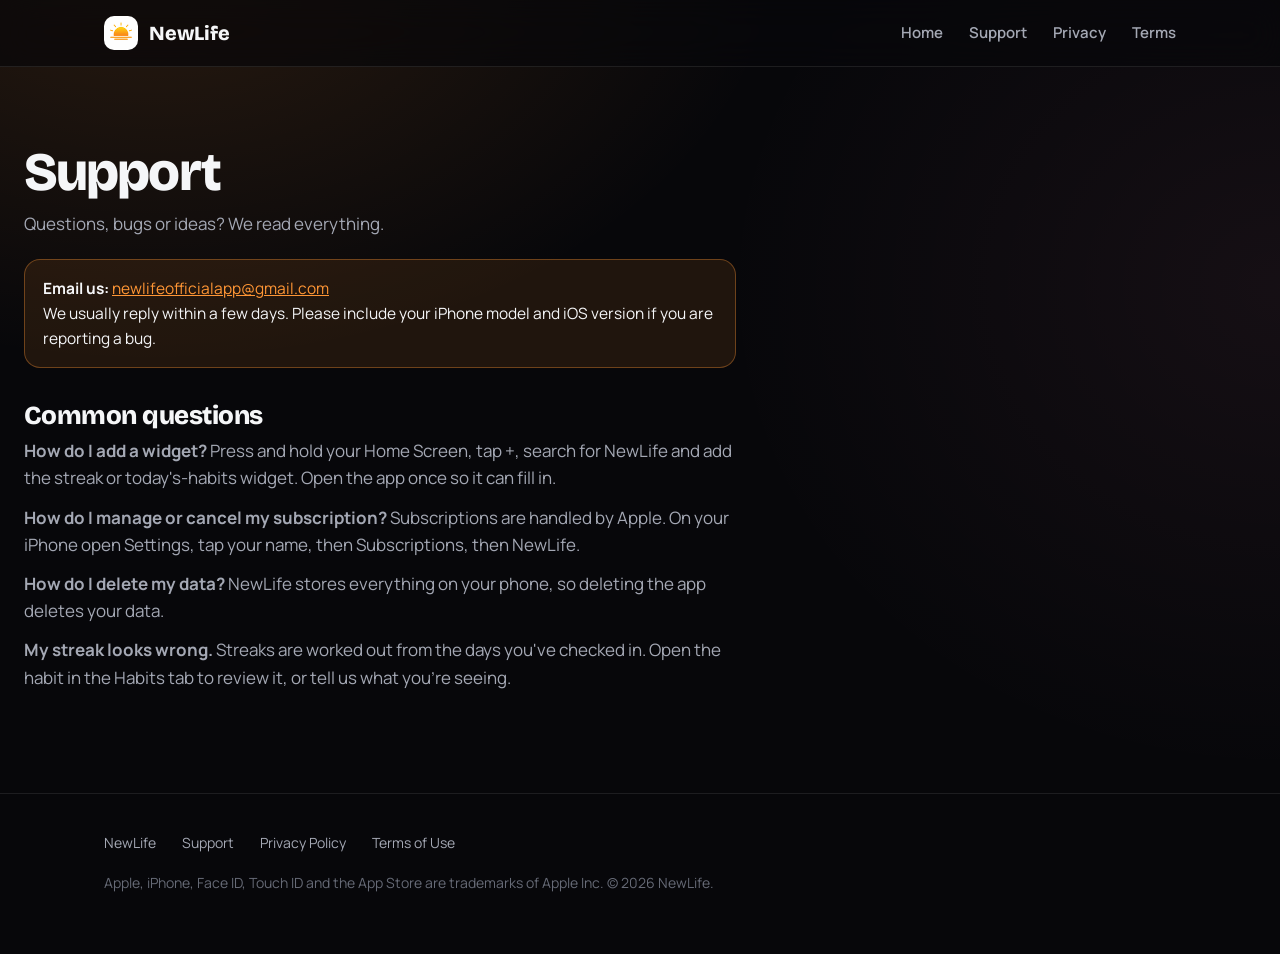
<file: support.html>
<!doctype html>
<html lang="en"><head><meta charset="utf-8"><meta name="viewport" content="width=device-width, initial-scale=1">
<title>Support – NewLife</title><meta name="robots" content="index,follow">
<link rel="icon" type="image/png" href="img/icon-64.png"><link rel="apple-touch-icon" href="img/icon-180.png">
<link rel="stylesheet" href="site.css"></head><body>
<header class="top"><div class="wrap nav"><a class="brand" href="index.html"><img src="img/icon-64.png" alt="" width="34" height="34">NewLife</a>
<nav class="links"><a href="index.html">Home</a><a href="support.html">Support</a><a href="privacy.html">Privacy</a><a href="terms.html">Terms</a></nav></div></header>
<main class="page">
<h1>Support</h1>
<p>Questions, bugs or ideas? We read everything.</p>
<div class="banner"><b>Email us:</b> <a href="mailto:newlifeofficialapp@gmail.com" style="color:var(--brand)">newlifeofficialapp@gmail.com</a><br>We usually reply within a few days. Please include your iPhone model and iOS version if you are reporting a bug.</div>
<h2>Common questions</h2>
<p><b>How do I add a widget?</b> Press and hold your Home Screen, tap +, search for NewLife and add the streak or today's-habits widget. Open the app once so it can fill in.</p>
<p><b>How do I manage or cancel my subscription?</b> Subscriptions are handled by Apple. On your iPhone open Settings, tap your name, then Subscriptions, then NewLife.</p>
<p><b>How do I delete my data?</b> NewLife stores everything on your phone, so deleting the app deletes your data.</p>
<p><b>My streak looks wrong.</b> Streaks are worked out from the days you've checked in. Open the habit in the Habits tab to review it, or tell us what you're seeing.</p>
</main>
<footer><div class="wrap"><div class="row"><a href="index.html">NewLife</a><a href="support.html">Support</a><a href="privacy.html">Privacy Policy</a><a href="terms.html">Terms of Use</a></div>
<p>Apple, iPhone, Face ID, Touch ID and the App Store are trademarks of Apple Inc. &copy; 2026 NewLife.</p></div></footer></body></html>
</file>
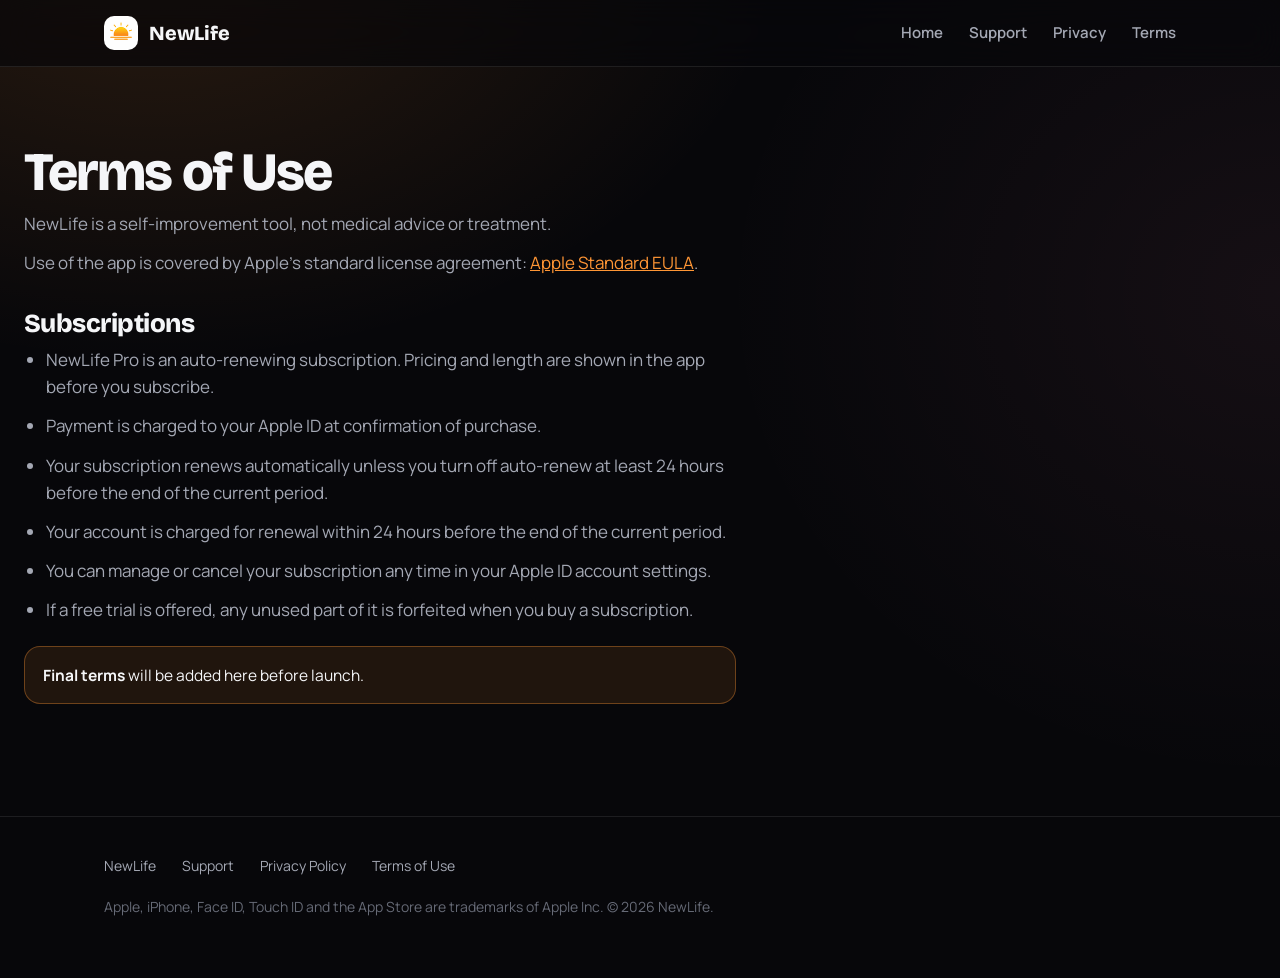
<file: terms.html>
<!doctype html>
<html lang="en"><head><meta charset="utf-8"><meta name="viewport" content="width=device-width, initial-scale=1">
<title>Terms of Use – NewLife</title><meta name="robots" content="index,follow">
<link rel="icon" type="image/png" href="img/icon-64.png"><link rel="apple-touch-icon" href="img/icon-180.png">
<link rel="stylesheet" href="site.css"></head><body>
<header class="top"><div class="wrap nav"><a class="brand" href="index.html"><img src="img/icon-64.png" alt="" width="34" height="34">NewLife</a>
<nav class="links"><a href="index.html">Home</a><a href="support.html">Support</a><a href="privacy.html">Privacy</a><a href="terms.html">Terms</a></nav></div></header>
<main class="page">
<h1>Terms of Use</h1>
<p>NewLife is a self-improvement tool, not medical advice or treatment.</p>
<p>Use of the app is covered by Apple's standard license agreement: <a href="https://www.apple.com/legal/internet-services/itunes/dev/stdeula/" rel="noopener" style="color:var(--brand)">Apple Standard EULA</a>.</p>
<h2>Subscriptions</h2>
<ul>
<li>NewLife Pro is an auto-renewing subscription. Pricing and length are shown in the app before you subscribe.</li>
<li>Payment is charged to your Apple ID at confirmation of purchase.</li>
<li>Your subscription renews automatically unless you turn off auto-renew at least 24 hours before the end of the current period.</li>
<li>Your account is charged for renewal within 24 hours before the end of the current period.</li>
<li>You can manage or cancel your subscription any time in your Apple ID account settings.</li>
<li>If a free trial is offered, any unused part of it is forfeited when you buy a subscription.</li>
</ul>
<div class="banner"><b>Final terms</b> will be added here before launch.</div>
</main>
<footer><div class="wrap"><div class="row"><a href="index.html">NewLife</a><a href="support.html">Support</a><a href="privacy.html">Privacy Policy</a><a href="terms.html">Terms of Use</a></div>
<p>Apple, iPhone, Face ID, Touch ID and the App Store are trademarks of Apple Inc. &copy; 2026 NewLife.</p></div></footer></body></html>
</file>
<file: site.css>
@font-face{font-family:"Bricolage Grotesque";src:url(fonts/bricolage-grotesque-latin-standard-normal.woff2) format("woff2");font-weight:200 800;font-display:swap;}
@font-face{font-family:"Manrope";src:url(fonts/manrope-latin-wght-normal.woff2) format("woff2");font-weight:200 800;font-display:swap;}
:root{
  --bg:#07070a;--surface:#111116;--surface-2:#191920;--line:rgba(255,255,255,.09);--line-2:rgba(255,255,255,.16);
  --ink:#f5f6f8;--ink-soft:#a4a8b4;--ink-faint:#666a76;
  --brand:#ff9635;--brand-2:#ffc261;--brand-rgb:255,150,53;
  --win:#3fcb7a;--loss:#ff6b5e;
  --fd:"Bricolage Grotesque",system-ui,sans-serif;--fb:"Manrope",system-ui,sans-serif;
}
*{box-sizing:border-box;margin:0;padding:0;}
html{scroll-behavior:smooth;-webkit-text-size-adjust:100%;color-scheme:dark;}
body{background:var(--bg);color:var(--ink);font-family:var(--fb);font-size:17px;line-height:1.6;-webkit-font-smoothing:antialiased;overflow-x:hidden;
  background-image:radial-gradient(900px 600px at 12% -6%,rgba(var(--brand-rgb),.14),transparent 70%),radial-gradient(800px 700px at 100% 30%,rgba(255,143,184,.06),transparent 70%);background-repeat:no-repeat;}
img,video{display:block;max-width:100%;}
a{color:inherit;}
.wrap{max-width:1120px;margin:0 auto;padding:0 24px;}
:focus-visible{outline:2px solid var(--brand);outline-offset:3px;border-radius:6px;}

/* header */
header.top{position:sticky;top:0;z-index:50;backdrop-filter:blur(16px) saturate(1.4);-webkit-backdrop-filter:blur(16px) saturate(1.4);background:rgba(7,7,10,.72);border-bottom:1px solid var(--line);}
.nav{display:flex;align-items:center;gap:22px;height:66px;}
.brand{display:flex;align-items:center;gap:11px;text-decoration:none;font-family:var(--fd);font-weight:800;font-size:20px;letter-spacing:-.01em;}
.brand img{width:34px;height:34px;border-radius:10px;}
.nav .links{display:flex;gap:26px;margin-left:auto;font-size:15px;font-weight:600;color:var(--ink-soft);}
.nav .links a{text-decoration:none;transition:color .15s;}
.nav .links a:hover{color:var(--ink);}
.pill{display:inline-flex;align-items:center;gap:8px;height:42px;padding:0 20px;border-radius:99px;font-family:var(--fd);font-weight:700;font-size:15px;text-decoration:none;white-space:nowrap;}
.pill.solid{background:linear-gradient(135deg,var(--brand-2),var(--brand));color:#1c0c02;box-shadow:0 10px 26px -10px rgba(var(--brand-rgb),.8);}
.pill.ghost{border:1px solid var(--line-2);color:var(--ink);}
.pill.ghost:hover{border-color:var(--brand);}
.pill.soon{background:var(--surface-2);border:1px solid var(--line-2);color:var(--ink);cursor:default;}
.pill.soon i{width:8px;height:8px;border-radius:50%;background:var(--brand);box-shadow:0 0 0 4px rgba(var(--brand-rgb),.22);}

/* hero */
.hero{display:grid;grid-template-columns:1.1fr .9fr;gap:40px;align-items:center;padding:72px 0 56px;}
.eyebrow{font-family:var(--fd);font-weight:800;font-size:12.5px;letter-spacing:.16em;text-transform:uppercase;color:var(--brand);}
h1{font-family:var(--fd);font-weight:800;font-size:clamp(44px,6.2vw,76px);line-height:1.02;letter-spacing:-.035em;margin:14px 0 20px;}
h1 em,h2 em,h3 em{font-style:normal;color:var(--brand);}
.lead{font-size:clamp(18px,2vw,21px);color:var(--ink-soft);max-width:520px;}
.cta{display:flex;flex-wrap:wrap;gap:12px;margin-top:30px;}
.note{margin-top:14px;font-size:13.5px;color:var(--ink-faint);}

/* phone frames */
.phone{position:relative;border-radius:46px;padding:9px;background:#000;box-shadow:0 0 0 2px #25252c,0 50px 100px -30px rgba(0,0,0,.9),0 0 90px -30px rgba(var(--brand-rgb),.3);width:100%;max-width:300px;margin:0 auto;}
.phone > img,.phone > video{border-radius:38px;width:100%;height:auto;aspect-ratio:390/844;object-fit:cover;background:#000;}
.phone.sm{max-width:240px;border-radius:38px;padding:7px;}
.phone.sm > img{border-radius:32px;}
.hero .phone{max-width:320px;}

/* sections */
section{padding:84px 0;}
.sec-head{max-width:680px;margin-bottom:46px;}
h2{font-family:var(--fd);font-weight:800;font-size:clamp(34px,4.4vw,52px);line-height:1.06;letter-spacing:-.03em;margin:12px 0 14px;}
.sec-head p{color:var(--ink-soft);font-size:18px;}
.split{display:grid;grid-template-columns:1fr 1fr;gap:56px;align-items:center;}
.split.flip .copy{order:2;}
.copy h3{font-family:var(--fd);font-weight:800;font-size:clamp(28px,3.4vw,40px);line-height:1.08;letter-spacing:-.025em;margin:10px 0 14px;}
.copy p{color:var(--ink-soft);margin-bottom:14px;}
.chips{display:flex;flex-wrap:wrap;gap:8px;margin-top:6px;}
.chip{padding:7px 14px;border-radius:99px;border:1px solid var(--line-2);font-size:13.5px;font-weight:600;color:var(--ink-soft);}
.neg{color:var(--loss);font-family:var(--fd);font-weight:800;}

.grid3{display:grid;grid-template-columns:repeat(3,1fr);gap:28px;}
.theme{text-align:center;}
.theme h4{font-family:var(--fd);font-weight:800;font-size:20px;margin-top:20px;}
.theme p{color:var(--ink-faint);font-size:14.5px;}

.cards{display:grid;grid-template-columns:repeat(3,1fr);gap:18px;}
.card{background:var(--surface);border:1px solid var(--line);border-radius:22px;padding:26px 24px;}
.card .ic{width:42px;height:42px;border-radius:13px;display:grid;place-items:center;background:rgba(var(--brand-rgb),.14);font-size:21px;margin-bottom:14px;}
.card h4{font-family:var(--fd);font-weight:800;font-size:19px;margin-bottom:6px;}
.card p{color:var(--ink-soft);font-size:15.5px;line-height:1.55;}

/* widget illustrations */
.widgets{display:flex;gap:18px;align-items:flex-end;flex-wrap:wrap;}
.w-small,.w-med{background:#000;border:1px solid var(--line-2);border-radius:26px;box-shadow:0 30px 60px -28px rgba(0,0,0,.9);}
.w-small{width:150px;height:150px;display:flex;flex-direction:column;align-items:center;justify-content:center;gap:2px;}
.w-small .fl{font-size:26px;color:var(--brand);line-height:1;}
.w-small b{font-family:var(--fd);font-weight:800;font-size:42px;line-height:1.05;}
.w-small span{font-size:10px;font-weight:800;letter-spacing:.12em;color:#999;}
.w-med{width:318px;height:150px;padding:16px 18px;display:flex;flex-direction:column;gap:7px;}
.w-med .t{font-size:10px;font-weight:800;letter-spacing:.14em;color:#8c8c8c;}
.w-med .r{display:flex;align-items:center;gap:9px;font-size:14.5px;font-weight:700;}
.w-med .r i{margin-left:auto;font-style:normal;color:var(--win);}
.w-med .r i.no{color:#4a4a50;}

.trust{display:grid;grid-template-columns:repeat(3,1fr);gap:18px;}

/* faq */
details{border-bottom:1px solid var(--line);padding:20px 4px;}
details summary{cursor:pointer;list-style:none;font-family:var(--fd);font-weight:700;font-size:19px;display:flex;justify-content:space-between;gap:18px;}
details summary::-webkit-details-marker{display:none;}
details summary::after{content:"+";font-size:26px;line-height:1;color:var(--brand);transition:transform .2s;}
details[open] summary::after{transform:rotate(45deg);}
details p{color:var(--ink-soft);margin-top:12px;max-width:760px;}
.faq{max-width:820px;}

/* closing + footer */
.closing{text-align:center;padding:96px 0;}
.closing h2{font-size:clamp(38px,5.4vw,64px);}
.closing .cta{justify-content:center;}
footer{border-top:1px solid var(--line);padding:38px 0 60px;color:var(--ink-faint);font-size:14px;}
footer .row{display:flex;flex-wrap:wrap;gap:12px 26px;margin-bottom:18px;}
footer a{text-decoration:none;color:var(--ink-soft);}
footer a:hover{color:var(--ink);}
footer p{max-width:760px;line-height:1.6;margin-top:8px;}

/* article pages */
.page{max-width:760px;padding:64px 24px 90px;}
.page h1{font-size:clamp(36px,5vw,54px);margin-bottom:10px;}
.page h2{font-size:26px;letter-spacing:-.02em;margin:34px 0 8px;}
.page p,.page li{color:var(--ink-soft);margin-bottom:12px;}
.page ul{padding-left:22px;}
.banner{background:rgba(var(--brand-rgb),.1);border:1px solid rgba(var(--brand-rgb),.35);border-radius:16px;padding:16px 18px;color:var(--ink);margin:22px 0;font-size:15.5px;}

/* reveal */
.rv{opacity:0;transform:translateY(22px);transition:opacity .7s ease,transform .7s cubic-bezier(.2,.8,.2,1);}
.rv.in{opacity:1;transform:none;}
@media (prefers-reduced-motion:reduce){.rv{opacity:1;transform:none;transition:none;}html{scroll-behavior:auto;}}

@media (max-width:900px){
  .hero{grid-template-columns:1fr;padding-top:44px;text-align:left;}
  .hero .phone{margin-top:18px;}
  .split,.split.flip{grid-template-columns:1fr;gap:34px;}
  .split.flip .copy{order:0;}
  .grid3,.cards,.trust{grid-template-columns:1fr;}
  .nav .links{display:none;}
  .nav .pill{margin-left:auto;}
  section{padding:60px 0;}
  .w-med{width:100%;max-width:318px;}
}


/* ===== richer home page (2026-10-20) ===== */
.trustbar{display:grid;grid-template-columns:repeat(4,1fr);gap:14px;padding:0 0 28px;}
.trustbar div{display:flex;align-items:center;gap:12px;padding:14px 16px;border:1px solid var(--line);border-radius:16px;background:rgba(255,255,255,.02);font-size:14.5px;font-weight:700;color:var(--ink-soft);}
.trustbar i{font-style:normal;font-size:20px;}
.band{background:linear-gradient(180deg,rgba(255,255,255,.025),rgba(255,255,255,0));border-top:1px solid var(--line);border-bottom:1px solid var(--line);}
.steps{display:grid;grid-template-columns:repeat(3,1fr);gap:18px;counter-reset:s;}
.step{position:relative;background:var(--surface);border:1px solid var(--line);border-radius:24px;padding:30px 26px 28px;}
.step::before{counter-increment:s;content:counter(s);display:grid;place-items:center;width:38px;height:38px;border-radius:12px;background:linear-gradient(135deg,var(--brand-2),var(--brand));color:#1c0c02;font-family:var(--fd);font-weight:800;font-size:18px;margin-bottom:18px;}
.step h4{font-family:var(--fd);font-weight:800;font-size:21px;margin-bottom:8px;}
.step p{color:var(--ink-soft);font-size:16px;}
.rules{display:grid;grid-template-columns:repeat(3,1fr);gap:16px;margin-top:34px;}
.rule{background:var(--surface);border:1px solid var(--line);border-radius:20px;padding:22px 22px 20px;}
.rule b{display:block;font-family:var(--fd);font-weight:800;font-size:18px;margin-bottom:6px;}
.rule p{color:var(--ink-soft);font-size:15px;margin:0 0 10px;}
.rule small{display:block;color:var(--ink-faint);font-size:13.5px;line-height:1.5;border-top:1px solid var(--line);padding-top:10px;}
.duo{display:flex;gap:18px;justify-content:center;align-items:flex-start;}
.duo .phone:nth-child(2){margin-top:46px;}
.bullets{list-style:none;margin:14px 0 18px;display:grid;gap:12px;}
.bullets li{display:grid;grid-template-columns:28px 1fr;gap:12px;color:var(--ink-soft);}
.bullets li::before{content:"";width:22px;height:22px;margin-top:2px;border-radius:50%;background:rgba(var(--brand-rgb),.16) url("data:image/svg+xml;utf8,<svg xmlns='http://www.w3.org/2000/svg' viewBox='0 0 24 24' fill='none' stroke='%23ff9635' stroke-width='3' stroke-linecap='round' stroke-linejoin='round'><path d='M5 12.5l4.5 4.5L19 7.5'/></svg>") center/13px no-repeat;}
.bullets b{color:var(--ink);}
.textlink{display:inline-flex;align-items:center;gap:8px;font-family:var(--fd);font-weight:700;color:var(--brand);text-decoration:none;margin-top:4px;}
.textlink:hover{text-decoration:underline;}
.stats{display:grid;grid-template-columns:repeat(4,1fr);gap:16px;}
.stat{background:var(--surface);border:1px solid var(--line);border-radius:22px;padding:26px 22px;display:flex;flex-direction:column;gap:10px;}
.stat .n{font-family:var(--fd);font-weight:800;font-size:54px;line-height:1;letter-spacing:-.04em;color:var(--brand);}
.stat .n small{font-size:22px;letter-spacing:0;margin-left:4px;color:var(--ink-soft);}
.stat h4{font-family:var(--fd);font-weight:800;font-size:18px;line-height:1.2;}
.stat p{color:var(--ink-soft);font-size:14.5px;line-height:1.55;}
.stat cite{margin-top:auto;font-style:normal;font-size:12.5px;line-height:1.45;color:var(--ink-faint);}
.fine{margin-top:22px;max-width:760px;color:var(--ink-faint);font-size:14px;}
.priceGrid{display:grid;grid-template-columns:1fr 1fr;gap:18px;max-width:820px;}
.price{background:var(--surface);border:1px solid var(--line);border-radius:24px;padding:28px 26px;display:flex;flex-direction:column;gap:6px;position:relative;}
.price.best{border-color:rgba(var(--brand-rgb),.6);background:linear-gradient(160deg,rgba(var(--brand-rgb),.12),var(--surface) 60%);}
.price .tag{position:absolute;top:-12px;left:24px;background:linear-gradient(135deg,var(--brand-2),var(--brand));color:#1c0c02;font-family:var(--fd);font-weight:800;font-size:12px;letter-spacing:.06em;padding:5px 12px;border-radius:99px;}
.price h4{font-family:var(--fd);font-weight:800;font-size:20px;}
.price .amt{font-family:var(--fd);font-weight:800;font-size:44px;letter-spacing:-.03em;line-height:1.05;}
.price .amt small{font-size:18px;color:var(--ink-soft);letter-spacing:0;}
.price p{color:var(--ink-soft);font-size:15px;}
.included{margin-top:26px;display:flex;flex-wrap:wrap;gap:10px 22px;max-width:820px;color:var(--ink-soft);font-size:15px;}
.included span::before{content:"\2713";color:var(--brand);font-weight:800;margin-right:8px;}
.sunmark{width:92px;height:auto;margin:0 auto 18px;opacity:.95;}
footer .cols{display:grid;grid-template-columns:1.4fr repeat(3,1fr);gap:28px;margin-bottom:26px;}
footer .cols h5{font-family:var(--fd);font-weight:800;font-size:13px;letter-spacing:.12em;text-transform:uppercase;color:var(--ink-soft);margin-bottom:12px;}
footer .cols a{display:block;margin-bottom:9px;}
footer .cols p{margin-top:0;}
/* article-style feature pages */
.hero2{padding:72px 0 30px;max-width:820px;}
.hero2 h1{font-size:clamp(40px,5.6vw,66px);}
.tracks{display:grid;grid-template-columns:repeat(2,1fr);gap:18px;}
.tcard{background:var(--surface);border:1px solid var(--line);border-radius:24px;padding:26px 24px;}
.tcard h4{font-family:var(--fd);font-weight:800;font-size:22px;margin-bottom:4px;}
.tcard > p{color:var(--ink-soft);font-size:15.5px;margin-bottom:14px;}
.tlist{list-style:none;display:grid;grid-template-columns:1fr 1fr;gap:8px 14px;}
.tlist li{font-size:14.5px;color:var(--ink-soft);}
.tlist li b{display:block;color:var(--ink);font-weight:700;font-size:15px;}
.weeks{display:grid;grid-template-columns:repeat(4,1fr);gap:14px;}
.week{background:var(--surface);border:1px solid var(--line);border-radius:20px;padding:20px 18px;}
.week small{font-family:var(--fd);font-weight:800;font-size:12px;letter-spacing:.12em;text-transform:uppercase;color:var(--brand);}
.week b{display:block;font-family:var(--fd);font-weight:800;font-size:18px;margin:6px 0 6px;}
.week p{color:var(--ink-soft);font-size:14.5px;line-height:1.5;}
.safety{background:rgba(var(--brand-rgb),.08);border:1px solid rgba(var(--brand-rgb),.35);border-radius:24px;padding:28px 28px;max-width:860px;}
.safety h3{font-family:var(--fd);font-weight:800;font-size:26px;margin-bottom:10px;}
.safety p{color:var(--ink-soft);margin-bottom:12px;}
.safety ul{padding-left:20px;color:var(--ink-soft);}
.safety li{margin-bottom:6px;}
.safety li b{color:var(--ink);}
@media (max-width:900px){
  .trustbar{grid-template-columns:1fr 1fr;}
  .steps,.rules,.priceGrid{grid-template-columns:1fr;}
  .stats{grid-template-columns:1fr 1fr;}
  .duo{flex-direction:row;}
  footer .cols{grid-template-columns:1fr 1fr;}
  .tracks,.weeks{grid-template-columns:1fr;}
  .weeks{grid-template-columns:1fr 1fr;}
}
@media (max-width:560px){
  .stats{grid-template-columns:1fr;}
  .duo .phone.sm{max-width:50%;}
  .tlist{grid-template-columns:1fr;}
  .weeks{grid-template-columns:1fr;}
  footer .cols{grid-template-columns:1fr;}
}
</file>
